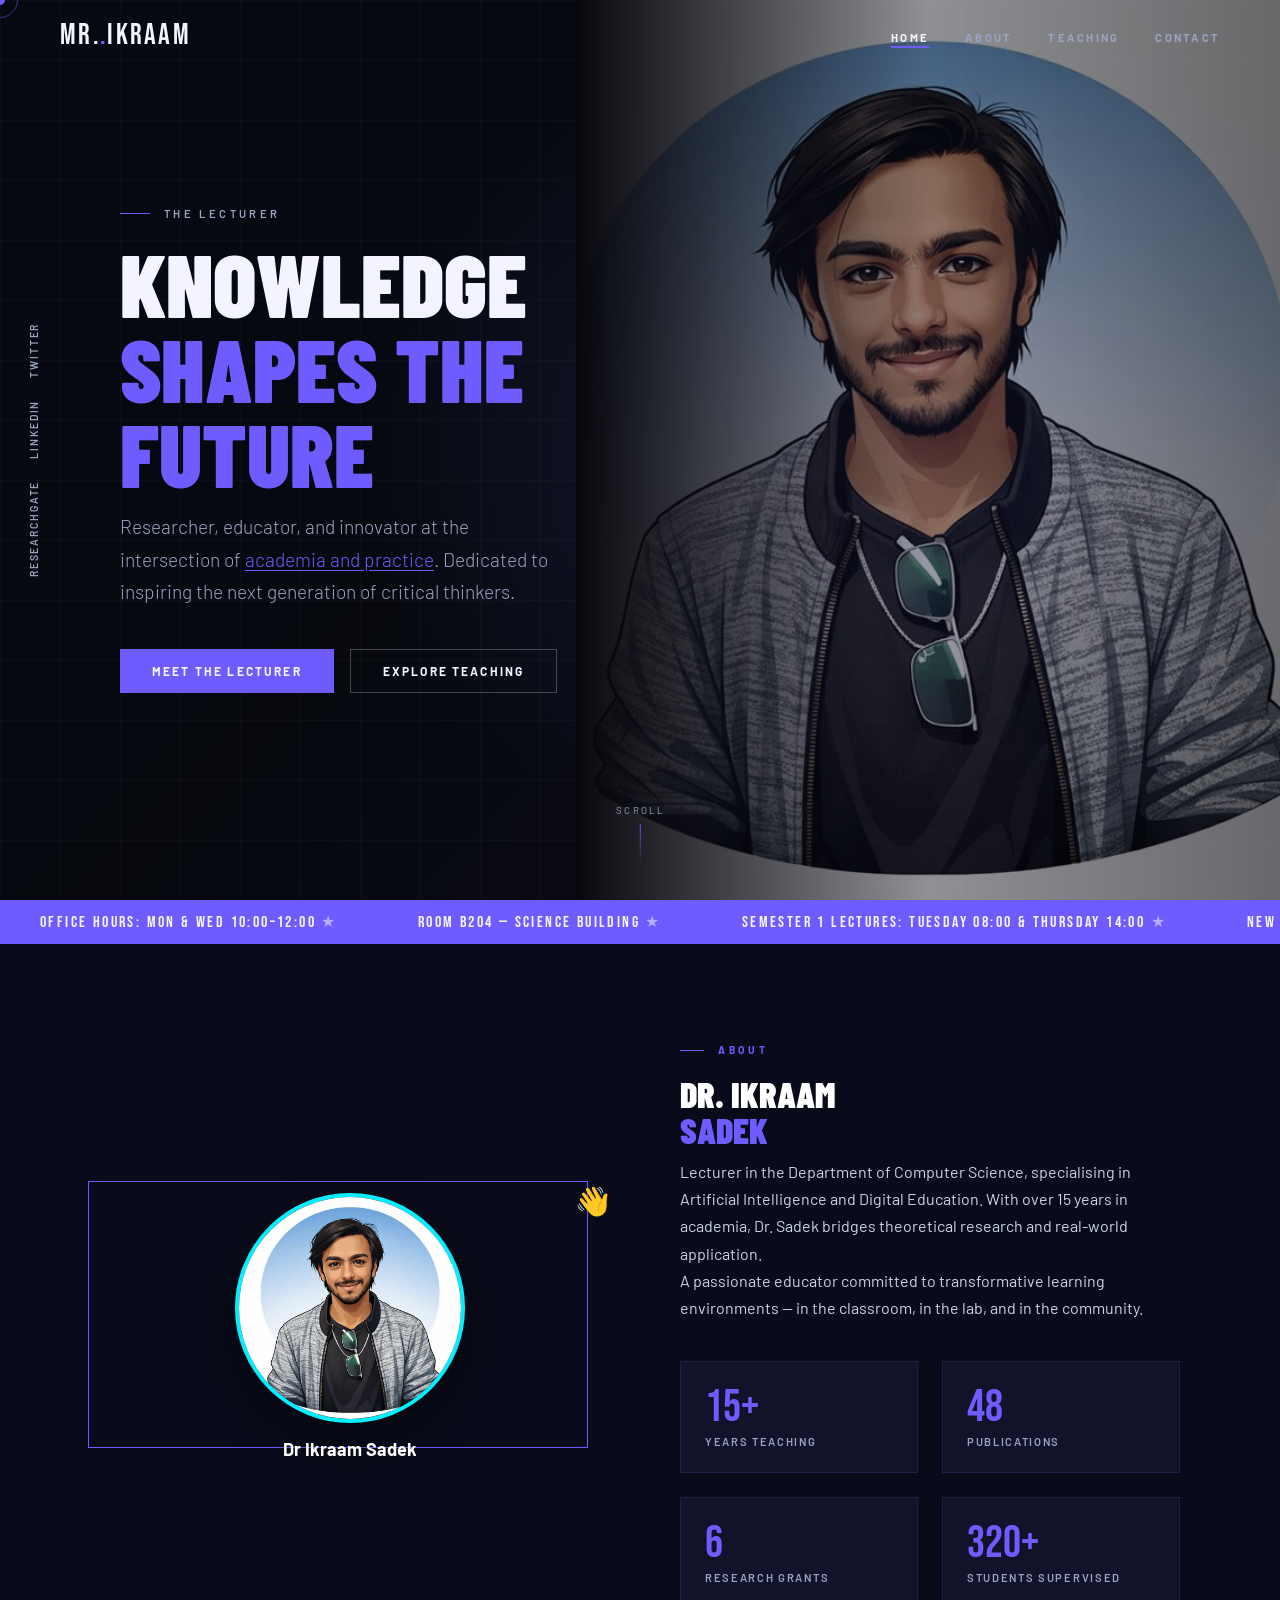
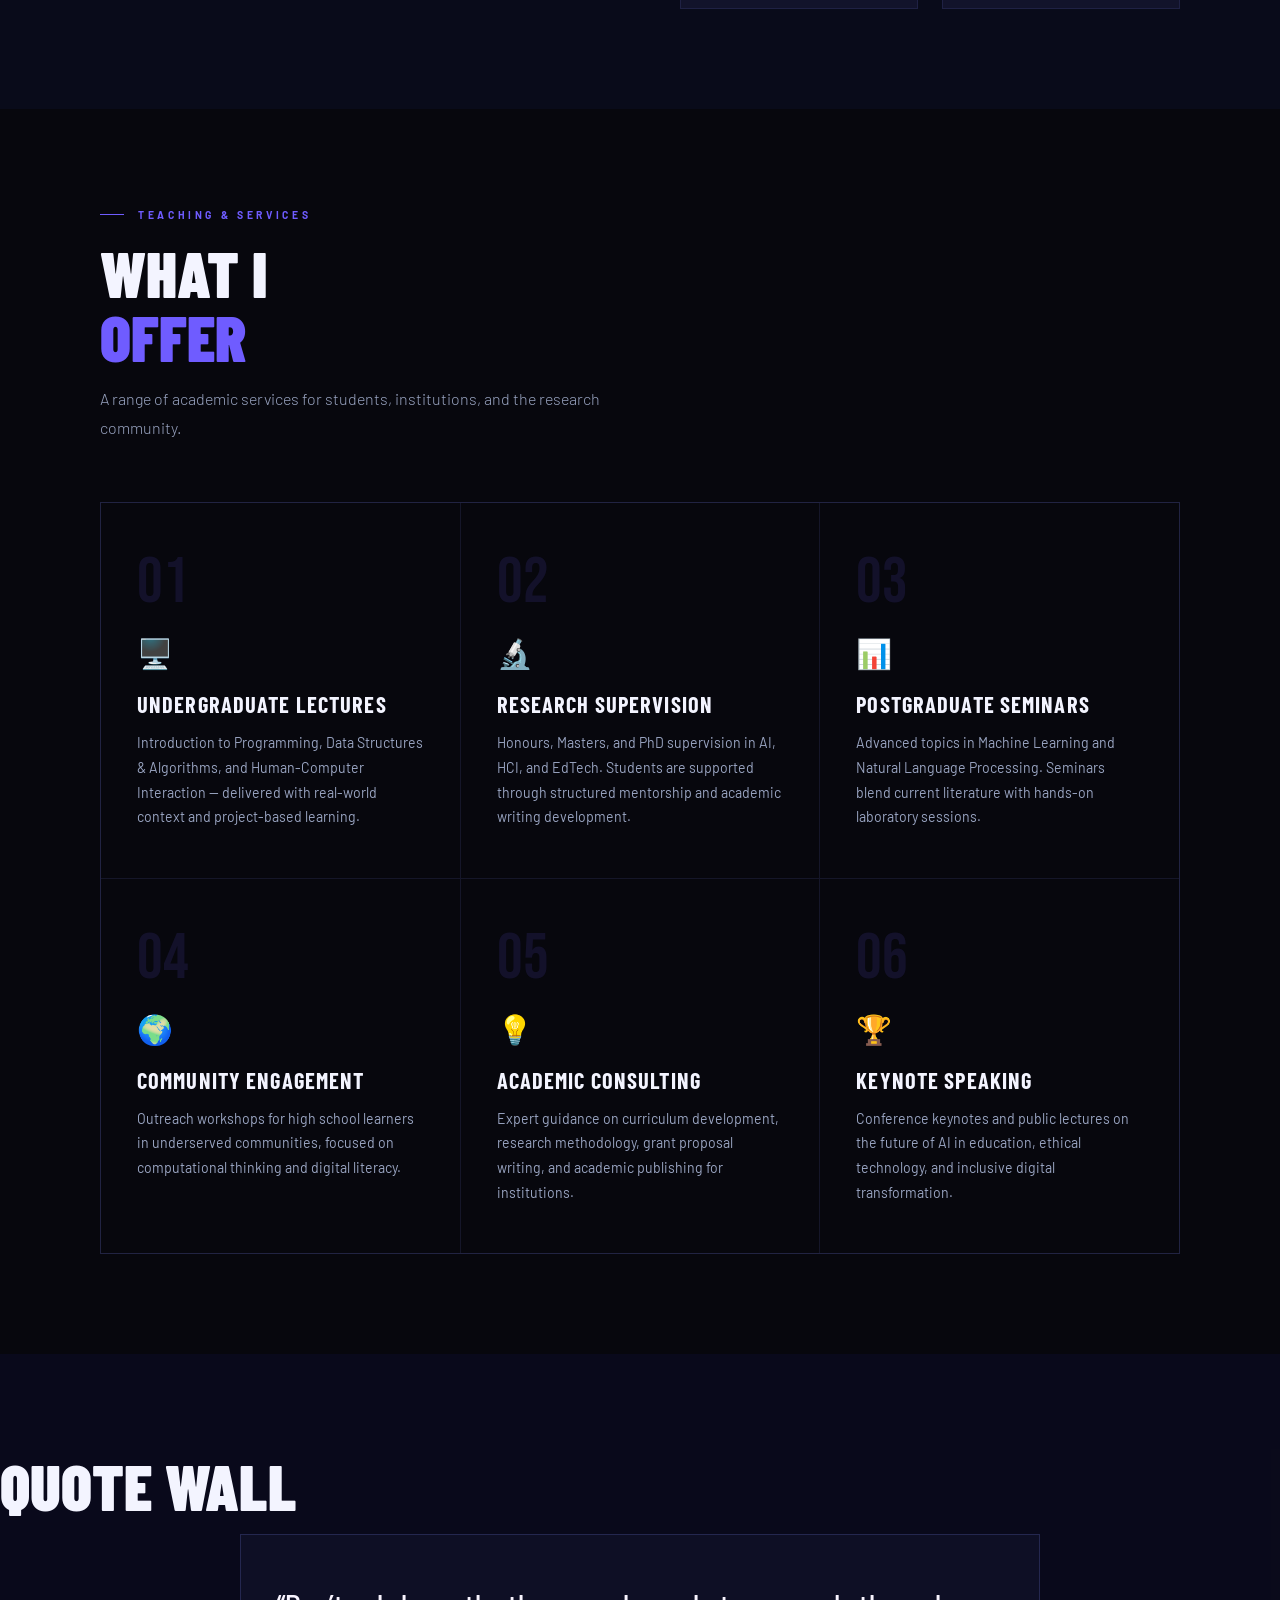
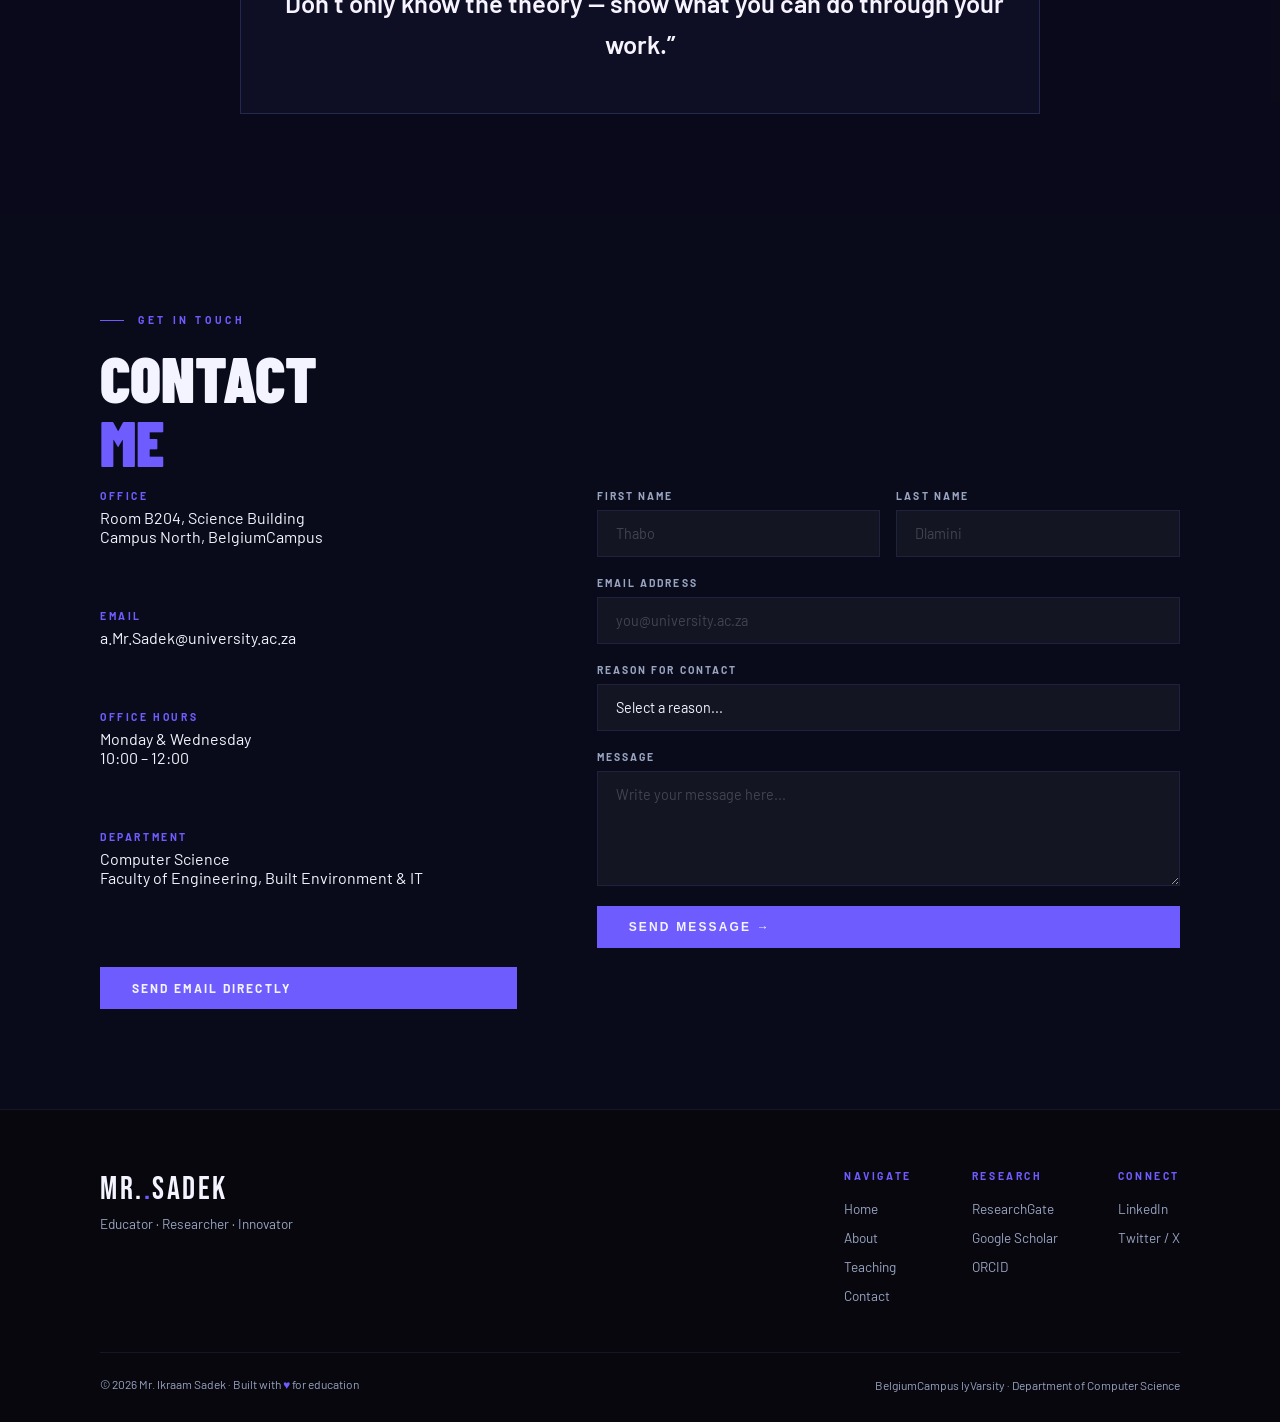
<file: index.html>
<!DOCTYPE html>
<html lang="en">
<head>
  <meta charset="UTF-8" />
  <meta name="viewport" content="width=device-width, initial-scale=1.0"/>
  <title>Mr. Ikraam Sadek| Lecturer</title>
  <link href="https://fonts.googleapis.com/css2?family=Bebas+Neue&family=Barlow:wght@300;400;600;700&family=Barlow+Condensed:wght@700;900&display=swap" rel="stylesheet"/>
  <style>
    /* ===== CSS VARIABLES ===== */
    :root {
      --black: #07070d;
      --dark: #090b1a;
      --card: #12132b;
      --accent: #6f5cff;
      --accent2: #4ea8ff;
      --white: #f3f4ff;
      --muted: #99a4c1;
      --border: rgba(126,135,242,0.12);
      --nav-height: 70px;
    }
 
    /* ===== RESET ===== */
    *, *::before, *::after { margin:0; padding:0; box-sizing:border-box; }
    html { scroll-behavior: smooth; }
    body {
      background: var(--black);
      color: var(--white);
      font-family: 'Barlow', sans-serif;
      overflow-x: hidden;
    }
    a { text-decoration: none; color: inherit; }
    img { max-width: 100%; display: block; }
    ul { list-style: none; }
 
    /* ===== SCROLLBAR ===== */
    ::-webkit-scrollbar { width: 4px; }
    ::-webkit-scrollbar-track { background: var(--black); }
    ::-webkit-scrollbar-thumb { background: var(--accent); border-radius: 2px; }
 
    /* ===== PRELOADER ===== */
    #preloader {
      position: fixed; inset: 0;
      background: var(--black);
      display: flex; align-items: center; justify-content: center;
      z-index: 9999;
      transition: opacity 0.6s ease, visibility 0.6s ease;
    }
    #preloader.hide { opacity: 0; visibility: hidden; }
    .loader-text {
      font-family: 'Bebas Neue', sans-serif;
      font-size: clamp(2rem, 6vw, 4rem);
      letter-spacing: 0.3em;
      color: var(--white);
      animation: pulse 1s ease-in-out infinite;
    }
    .loader-text span { color: var(--accent); }
    @keyframes pulse {
      0%,100% { opacity: 1; } 50% { opacity: 0.3; }
    }
 
    /* ===== CURSOR ===== */
    .cursor {
      width: 10px; height: 10px;
      background: var(--accent);
      border-radius: 50%;
      position: fixed;
      pointer-events: none;
      z-index: 8888;
      transition: transform 0.15s ease;
      transform: translate(-50%, -50%);
    }
    .cursor-ring {
      width: 36px; height: 36px;
      border: 1.5px solid var(--accent);
      border-radius: 50%;
      position: fixed;
      pointer-events: none;
      z-index: 8887;
      transition: transform 0.4s ease, width 0.3s, height 0.3s, opacity 0.3s;
      transform: translate(-50%, -50%);
      opacity: 0.5;
    }
    body:hover .cursor { opacity: 1; }
    @media (hover: none) { .cursor, .cursor-ring { display: none; } }
 
    /* ===== SIDEBAR SOCIAL (left) ===== */
    .sidebar-social {
      position: fixed;
      left: 28px;
      top: 50%;
      transform: translateY(-50%);
      display: flex;
      flex-direction: column;
      gap: 22px;
      z-index: 100;
    }
    .sidebar-social a {
      writing-mode: vertical-rl;
      text-orientation: mixed;
      transform: rotate(180deg);
      font-size: 0.65rem;
      font-weight: 600;
      letter-spacing: 0.18em;
      text-transform: uppercase;
      color: var(--muted);
      transition: color 0.3s;
      position: relative;
    }
    .sidebar-social a::before {
      content: '';
      position: absolute;
      bottom: -6px; left: 50%;
      transform: translateX(-50%);
      width: 1px; height: 0;
      background: var(--accent);
      transition: height 0.3s;
    }
    .sidebar-social a:hover { color: var(--accent); }
    .sidebar-social a:hover::before { height: 24px; }
    @media (max-width: 768px) { .sidebar-social { display: none; } }
 
    /* ===== NAVBAR ===== */
    nav {
      position: fixed;
      top: 0; left: 0; right: 0;
      height: var(--nav-height);
      display: flex;
      align-items: center;
      justify-content: space-between;
      padding: 0 60px;
      z-index: 500;
      transition: background 0.4s, box-shadow 0.4s;
    }
    nav.scrolled {
      background: rgba(10,10,10,0.96);
      box-shadow: 0 1px 0 var(--border);
      backdrop-filter: blur(12px);
    }
    .nav-logo {
      font-family: 'Bebas Neue', sans-serif;
      font-size: 1.8rem;
      letter-spacing: 0.08em;
    }
    .nav-logo span { color: var(--accent); }
    .nav-links {
      display: flex;
      gap: 36px;
    }
    .nav-links a {
      font-size: 0.7rem;
      font-weight: 700;
      letter-spacing: 0.2em;
      text-transform: uppercase;
      color: var(--muted);
      transition: color 0.3s;
      position: relative;
      padding-bottom: 4px;
    }
    .nav-links a::after {
      content: '';
      position: absolute;
      bottom: 0; left: 0;
      width: 0; height: 1.5px;
      background: var(--accent);
      transition: width 0.3s ease;
    }
    .nav-links a:hover { color: var(--white); }
    .nav-links a:hover::after { width: 100%; }
    /* Hamburger */
    .hamburger {
      display: none;
      flex-direction: column;
      gap: 5px;
      cursor: pointer;
      z-index: 600;
    }
    .hamburger span {
      display: block;
      width: 26px; height: 2px;
      background: var(--white);
      transition: all 0.3s;
      transform-origin: center;
    }
    .hamburger.open span:nth-child(1) { transform: translateY(7px) rotate(45deg); }
    .hamburger.open span:nth-child(2) { opacity: 0; }
    .hamburger.open span:nth-child(3) { transform: translateY(-7px) rotate(-45deg); }
    /* Mobile menu */
    .mobile-menu {
      display: none;
      position: fixed;
      inset: 0;
      background: rgba(10,10,10,0.98);
      flex-direction: column;
      align-items: center;
      justify-content: center;
      gap: 40px;
      z-index: 550;
    }
    .mobile-menu.open { display: flex; }
    .mobile-menu a {
      font-family: 'Bebas Neue', sans-serif;
      font-size: clamp(2.5rem, 8vw, 4.5rem);
      letter-spacing: 0.1em;
      color: var(--white);
      transition: color 0.3s;
    }
    .mobile-menu a:hover { color: var(--accent); }
    @media (max-width: 900px) {
      .nav-links { display: none; }
      .hamburger { display: flex; }
      nav { padding: 0 24px; }
    }
 
    /* ===== HERO ===== */
    #hero {
      position: relative;
      height: 100vh;
      min-height: 600px;
      display: flex;
      align-items: center;
      overflow: hidden;
    }
    .hero-bg {
      position: absolute;
      inset: 0;
      background: linear-gradient(135deg, #050912 0%, #07090f 45%, #0b0a17 100%);
    }
    .hero-bg::after {
      content: '';
      position: absolute;
      inset: 0;
      background: radial-gradient(ellipse 60% 70% at 70% 50%, rgba(110,110,255,0.18) 0%, transparent 70%);
    }
    /* Animated grid lines */
    .hero-grid {
      position: absolute;
      inset: 0;
      background-image:
        linear-gradient(rgba(255,255,255,0.025) 1px, transparent 1px),
        linear-gradient(90deg, rgba(255,255,255,0.025) 1px, transparent 1px);
      background-size: 60px 60px;
      animation: gridPan 20s linear infinite;
    }
    @keyframes gridPan {
      0% { background-position: 0 0; }
      100% { background-position: 60px 60px; }
    }
    /* Photo placeholder / actual image slot */
    .hero-photo {
      position: absolute;
      right: 0; top: 0; bottom: 0;
      width: 55%;
      overflow: hidden;
    }
    .hero-photo img {
      width: 100%; height: 100%;
      object-fit: cover;
      object-position: top center;
      opacity: 0.55;
      filter: grayscale(30%) contrast(1.1);
    }
    .hero-photo-overlay {
      position: absolute;
      inset: 0;
      background: linear-gradient(90deg, var(--black) 0%, transparent 50%, rgba(10,10,10,0.3) 100%);
    }
    .hero-content {
      position: relative;
      z-index: 2;
      padding-left: 120px;
      max-width: 640px;
    }
    .hero-eyebrow {
      display: flex;
      align-items: center;
      gap: 14px;
      font-size: 0.7rem;
      font-weight: 600;
      letter-spacing: 0.3em;
      text-transform: uppercase;
      color: var(--muted);
      margin-bottom: 20px;
      animation: fadeInUp 0.8s ease 0.3s both;
    }
    .hero-eyebrow::before {
      content: '';
      width: 30px; height: 1px;
      background: var(--accent);
    }
    .hero-title {
      font-family: 'Barlow Condensed', sans-serif;
      font-size: clamp(3.5rem, 7vw, 6.5rem);
      font-weight: 900;
      line-height: 0.95;
      text-transform: uppercase;
      margin-bottom: 16px;
      animation: fadeInUp 0.8s ease 0.5s both;
    }
    .hero-title .accent { color: var(--accent); display: block; }
    .hero-subtitle {
      font-size: clamp(1rem, 2vw, 1.2rem);
      font-weight: 300;
      color: var(--muted);
      line-height: 1.7;
      margin-bottom: 40px;
      max-width: 440px;
      animation: fadeInUp 0.8s ease 0.7s both;
    }
    .hero-subtitle a { color: var(--accent); text-decoration: underline; text-underline-offset: 3px; }
    .hero-cta {
      display: flex;
      gap: 16px;
      flex-wrap: wrap;
      animation: fadeInUp 0.8s ease 0.9s both;
    }
    .btn {
      display: inline-flex;
      align-items: center;
      gap: 10px;
      padding: 14px 32px;
      font-size: 0.75rem;
      font-weight: 700;
      letter-spacing: 0.18em;
      text-transform: uppercase;
      border: none;
      cursor: pointer;
      transition: all 0.3s ease;
      position: relative;
      overflow: hidden;
    }
    .btn::before {
      content: '';
      position: absolute;
      inset: 0;
      background: rgba(255,255,255,0.1);
      transform: translateX(-101%);
      transition: transform 0.3s ease;
    }
    .btn:hover::before { transform: translateX(0); }
    .btn-primary {
      background: var(--accent);
      color: var(--white);
    }
    .btn-primary:hover { background: var(--accent2); }
    .btn-ghost {
      background: transparent;
      color: var(--white);
      border: 1.5px solid rgba(255,255,255,0.25);
    }
    .btn-ghost:hover { border-color: var(--accent); color: var(--accent); }
    /* Scroll indicator */
    .scroll-indicator {
      position: absolute;
      bottom: 36px;
      left: 50%;
      transform: translateX(-50%);
      display: flex;
      flex-direction: column;
      align-items: center;
      gap: 8px;
      animation: fadeIn 1s ease 1.5s both;
    }
    .scroll-indicator span {
      font-size: 0.6rem;
      letter-spacing: 0.25em;
      text-transform: uppercase;
      color: var(--muted);
    }
    .scroll-arrow {
      width: 1px;
      height: 40px;
      background: linear-gradient(to bottom, var(--accent), transparent);
      animation: scrollBounce 1.5s ease infinite;
    }
    @keyframes scrollBounce {
      0%,100% { transform: scaleY(1); opacity: 1; }
      50% { transform: scaleY(0.6); opacity: 0.4; }
    }
    @media (max-width: 768px) {
      .hero-content { padding-left: 24px; padding-right: 24px; max-width: 100%; }
      .hero-photo { width: 100%; opacity: 0.25; }
    }
 
    /* ===== SECTION COMMON ===== */
    section { padding: 100px 0; }
    .section-inner { max-width: 1200px; margin: 0 auto; padding: 0 60px; }
    @media (max-width: 768px) { .section-inner { padding: 0 24px; } section { padding: 70px 0; } }
    .section-label {
      display: flex;
      align-items: center;
      gap: 14px;
      font-size: 0.65rem;
      font-weight: 700;
      letter-spacing: 0.35em;
      text-transform: uppercase;
      color: var(--accent);
      margin-bottom: 20px;
    }
    .section-label::before { content: ''; width: 24px; height: 1px; background: var(--accent); }
    .section-title {
      font-family: 'Barlow Condensed', sans-serif;
      font-size: clamp(2.5rem, 5vw, 4rem);
      font-weight: 900;
      text-transform: uppercase;
      line-height: 1;
      margin-bottom: 16px;
    }
    .section-title span { color: var(--accent); }
    .section-desc {
      color: var(--muted);
      font-size: 1rem;
      font-weight: 300;
      line-height: 1.8;
      max-width: 520px;
      margin-bottom: 60px;
    }
 
    /* ===== ABOUT ===== */
    #about { background: var(--dark); }
    .about-grid {
      display: grid;
      grid-template-columns: 1fr 1fr;
      gap: 80px;
      align-items: center;
    }
    .about-photo-wrap {
      position: relative;
    }
    .about-photo-wrap::before {
      content: '';
      position: absolute;
      top: -12px; left: -12px;
      right: 12px; bottom: 12px;
      border: 1.5px solid var(--accent);
      z-index: 0;
      transition: all 0.4s ease;
    }
    .about-photo-wrap:hover::before { top: -20px; left: -20px; }
    .about-photo-wrap img {
      position: relative;
      z-index: 1;
      width: 100%;
      aspect-ratio: 4/5;
      object-fit: cover;
      filter: grayscale(20%);
    }
    /* If no image — placeholder */
    .about-photo-placeholder {
      position: relative;
      z-index: 1;
      width: 100%;
      aspect-ratio: 4/5;
      background: linear-gradient(135deg, #1a0010, #2a0020);
      display: flex;
      align-items: center;
      justify-content: center;
    }
     /* Avatar container */
.avatar-container {
    text-align:center;
    position: relative;
}

.avatar {
    width: 230px;
    height: 230px;
    border-radius: 50%;
    overflow: hidden;
    animation: float 4s ease-in-out infinite;
    transition: 0.3s;
    box-shadow: 0 20px 40px rgba(0,0,0,0.4);
    cursor: pointer;
    border: 4px solid #00f0ff;
    display: block; 
    margin: 0 auto;
}

.avatar img {
    width:100%;
    height:100%;
    object-fit:cover;
}

/* floating animation */
@keyframes float {
    0% { transform: translateY(0px);}
    50% { transform: translateY(-12px);}
    100% { transform: translateY(0px);}
}

/* speech bubble */
.speech {
    position:absolute;
    top:-60px;
    left:50%;
    transform:translateX(-50%);
    color:var(--black);
    background:white;
    padding:10px 15px;
    border-radius:15px;
    font-size:14px;
    display:none;
    box-shadow:0 5px 15px rgba(0,0,0,0.3);
}

/* show speech on hover */
.avatar-container:hover .speech{
    display:block;
}
.avatar:hover{
    transform: scale(1.05);
    box-shadow:0 0 25px #00f0ff;
}

/* waving hand */
.wave {
    position:absolute;
    right:-10px;
    top:-10px;
    font-size:28px;
    animation: wave 2s infinite;
}

@keyframes wave {
    0% { transform: rotate(0deg);}
    25% { transform: rotate(20deg);}
    50% { transform: rotate(-10deg);}
    75% { transform: rotate(20deg);}
    100% { transform: rotate(0deg);}
}
/* text side */
.about-text{
    max-width:500px;
    color:white;
}

.about-text h2{
    font-size:36px;
    margin-bottom:10px;
}

.about-text p{
    line-height:1.7;
    color:#cbd5e1;
}
.name {
    color:white;
    margin-top:15px;
    font-size:18px;
    font-weight:bold;
}
    .about-photo-placeholder span {
      font-family: 'Bebas Neue', sans-serif;
      font-size: 8rem;
      color: rgba(111,92,255,0.3);
      letter-spacing: 0.05em;
    }
    .about-stats {
      display: grid;
      grid-template-columns: 1fr 1fr;
      gap: 24px;
      margin-top: 40px;
    }
    .stat-card {
      background: var(--card);
      border: 1px solid var(--border);
      padding: 24px;
      position: relative;
      overflow: hidden;
      transition: border-color 0.3s, transform 0.3s;
    }
    .stat-card::before {
      content: '';
      position: absolute;
      bottom: 0; left: 0;
      width: 0; height: 2px;
      background: var(--accent);
      transition: width 0.4s ease;
    }
    .stat-card:hover { border-color: rgba(111,92,255,0.4); transform: translateY(-4px); }
    .stat-card:hover::before { width: 100%; }
    .stat-num {
      font-family: 'Bebas Neue', sans-serif;
      font-size: 2.8rem;
      line-height: 1;
      color: var(--accent);
    }
    .stat-label {
      font-size: 0.7rem;
      font-weight: 600;
      letter-spacing: 0.15em;
      text-transform: uppercase;
      color: var(--muted);
      margin-top: 4px;
    }
    @media (max-width: 900px) {
      .about-grid { grid-template-columns: 1fr; gap: 40px; }
      .about-photo-wrap { max-width: 360px; margin: 0 auto; }
    }
 
    /* ===== SERVICES ===== */
    #services
    .services-grid {
      display: grid;
      grid-template-columns: repeat(3, 1fr);
      gap: 1px;
      border: 1px solid var(--border);
      background: var(--border);
      overflow: hidden;
    }
    .service-card {
      background: var(--black);
      padding: 48px 36px;
      position: relative;
      overflow: hidden;
      transition: background 0.4s;
      cursor: default;
    }
    .service-card::after {
      content: '';
      position: absolute;
      inset: 0;
      background: linear-gradient(135deg, rgba(78,168,255,0.10) 0%, transparent 60%);
      opacity: 0;
      transition: opacity 0.4s;
    }
    .service-card:hover { background: var(--card); }
    .service-card:hover::after { opacity: 1; }
    .service-num {
      font-family: 'Bebas Neue', sans-serif;
      font-size: 4rem;
      line-height: 1;
      color: rgba(111,92,255,0.12);
      margin-bottom: 20px;
      transition: color 0.4s;
    }
    .service-card:hover .service-num { color: rgba(111,92,255,0.35); }
    .service-icon {
      font-size: 1.8rem;
      margin-bottom: 20px;
      display: block;
    }
    .service-name {
      font-family: 'Barlow Condensed', sans-serif;
      font-size: 1.4rem;
      font-weight: 700;
      text-transform: uppercase;
      letter-spacing: 0.05em;
      margin-bottom: 14px;
    }
    .service-desc {
      font-size: 0.88rem;
      color: var(--muted);
      line-height: 1.75;
    }
    @media (max-width: 900px) { .services-grid { grid-template-columns: 1fr; } }
    @media (min-width: 901px) and (max-width: 1100px) { .services-grid { grid-template-columns: 1fr 1fr; } }
 
    /* ===== PUBLICATIONS / WORKS ===== */
    #works { background: var(--dark); }
    .works-list { display: flex; flex-direction: column; gap: 0; }
    .work-item {
      display: grid;
      grid-template-columns: 80px 1fr auto;
      align-items: center;
      gap: 32px;
      padding: 28px 0;
      border-bottom: 1px solid var(--border);
      transition: background 0.3s;
      position: relative;
      cursor: default;
    }
    .work-item::before {
      content: '';
      position: absolute;
      left: -60px; right: -60px;
      top: 0; bottom: 0;
      background: rgba(111,92,255,0.04);
      opacity: 0;
      transition: opacity 0.3s;
    }
    .work-item:hover::before { opacity: 1; }
    .work-year {
      font-family: 'Bebas Neue', sans-serif;
      font-size: 1rem;
      color: var(--accent);
      letter-spacing: 0.1em;
    }
    .work-info {
      display: flex;
      flex-direction: column;
      gap: 6px;
    }
    .work-title {
      font-weight: 600;
      font-size: 1rem;
      margin-bottom: 4px;
      transition: color 0.3s;
    }
    .work-item:hover .work-title { color: var(--accent); }
    .work-meta {
      font-size: 0.78rem;
      color: var(--muted);
      letter-spacing: 0.04em;
    }
    .work-tag {
      font-size: 0.65rem;
      font-weight: 700;
      letter-spacing: 0.15em;
      text-transform: uppercase;
      padding: 4px 12px;
      border: 1px solid var(--border);
      color: var(--muted);
      white-space: nowrap;
      transition: all 0.3s;
    }
    .work-item:hover .work-tag { border-color: var(--accent); color: var(--accent); }
    @media (max-width: 600px) {
      .work-item { grid-template-columns: 60px 1fr; }
      .work-tag { display: none; }
    }
 

 
    .alt-section {
      background: rgba(10, 10, 28, 0.95);
    }
    .quote-box {
      max-width: 800px;
      margin: 0 auto;
      text-align: center;
      padding: 48px 24px;
      border: 1px solid rgba(126,135,242,0.2);
      background: rgba(15, 16, 39, 0.88);
    }
    .quote {
      font-size: clamp(1.2rem, 2vw, 1.7rem);
      font-weight: 600;
      color: #f8f4ff;
      line-height: 1.6;
    }

    /* ===== CONTACT ===== */
    #contact { background: var(--dark); }
    .contact-grid {
      display: grid;
      grid-template-columns: 1fr 1.4fr;
      gap: 80px;
      align-items: start;
    }
    .contact-info {
      display: flex;
      flex-direction: column;
      gap: 32px;
    }
    .contact-detail {
      display: flex;
      flex-direction: column;
      gap: 6px;
      margin-bottom: 32px;
    }
    .contact-detail-label {
      font-size: 0.65rem;
      font-weight: 700;
      letter-spacing: 0.25em;
      text-transform: uppercase;
      color: var(--accent);
    }
    .contact-detail-value {
      font-size: 1rem;
      color: var(--white);
    }
    .contact-form { display: flex; flex-direction: column; gap: 20px; }
    .form-row { display: grid; grid-template-columns: 1fr 1fr; gap: 16px; }
    .form-group { display: flex; flex-direction: column; gap: 8px; }
    .form-group label {
      font-size: 0.65rem;
      font-weight: 700;
      letter-spacing: 0.2em;
      text-transform: uppercase;
      color: var(--muted);
    }
    .form-group input,
    .form-group select,
    .form-group textarea {
      background: rgba(255,255,255,0.04);
      border: 1px solid var(--border);
      color: var(--white);
      padding: 14px 18px;
      font-family: 'Barlow', sans-serif;
      font-size: 0.9rem;
      outline: none;
      transition: border-color 0.3s, background 0.3s;
      resize: vertical;
      appearance: none;
      -webkit-appearance: none;
    }
    .form-group input:focus,
    .form-group select:focus,
    .form-group textarea:focus {
      border-color: var(--accent);
      background: rgba(78,168,255,0.05);
    }
    .form-group input::placeholder,
    .form-group textarea::placeholder { color: rgba(255,255,255,0.2); }
    .form-group select option { background: var(--dark); }
    @media (max-width: 900px) {
      .contact-grid { grid-template-columns: 1fr; gap: 40px; }
      .form-row { grid-template-columns: 1fr; }
    }
 
    /* ===== OFFICE HOURS TICKER ===== */
    .ticker-wrap {
      background: var(--accent);
      overflow: hidden;
      padding: 12px 0;
    }
    .ticker {
      display: flex;
      gap: 0;
      animation: ticker 22s linear infinite;
      white-space: nowrap;
    }
    .ticker-item {
      font-family: 'Bebas Neue', sans-serif;
      font-size: 1rem;
      letter-spacing: 0.15em;
      padding: 0 40px;
      color: var(--white);
    }
    .ticker-item::after { content: ' ★ '; color: rgba(255,255,255,0.5); }
    @keyframes ticker {
      0% { transform: translateX(0); }
      100% { transform: translateX(-50%); }
    }
 
    /* ===== FOOTER ===== */
    footer {
      background: var(--black);
      border-top: 1px solid var(--border);
      padding: 60px 0 30px;
    }
    .footer-inner {
      max-width: 1200px;
      margin: 0 auto;
      padding: 0 60px;
    }
    .footer-top {
      display: flex;
      justify-content: space-between;
      align-items: flex-start;
      margin-bottom: 48px;
      flex-wrap: wrap;
      gap: 32px;
    }
    .footer-logo {
      font-family: 'Bebas Neue', sans-serif;
      font-size: 2rem;
      letter-spacing: 0.08em;
    }
    .footer-logo span { color: var(--accent); }
    .footer-tagline { color: var(--muted); font-size: 0.85rem; margin-top: 6px; }
    .footer-links {
      display: flex;
      gap: 60px;
      flex-wrap: wrap;
    }
    .footer-link-group h4 {
      font-size: 0.65rem;
      font-weight: 700;
      letter-spacing: 0.25em;
      text-transform: uppercase;
      color: var(--accent);
      margin-bottom: 16px;
    }
    .footer-link-group ul { display: flex; flex-direction: column; gap: 10px; }
    .footer-link-group ul a {
      font-size: 0.85rem;
      color: var(--muted);
      transition: color 0.3s;
    }
    .footer-link-group ul a:hover { color: var(--white); }
    .footer-bottom {
      border-top: 1px solid var(--border);
      padding-top: 24px;
      display: flex;
      justify-content: space-between;
      align-items: center;
      flex-wrap: wrap;
      gap: 12px;
    }
    .footer-copy { font-size: 0.75rem; color: var(--muted); }
    .footer-copy span { color: var(--accent); }
    @media (max-width: 768px) {
      .footer-inner { padding: 0 24px; }
      .footer-links { gap: 32px; }
    }
 
    /* ===== REVEAL ANIMATIONS ===== */
    .reveal {
      opacity: 0;
      transform: translateY(32px);
      transition: opacity 0.7s ease, transform 0.7s ease;
    }
    .reveal.visible { opacity: 1; transform: translateY(0); }
    .reveal-delay-1 { transition-delay: 0.1s; }
    .reveal-delay-2 { transition-delay: 0.2s; }
    .reveal-delay-3 { transition-delay: 0.3s; }
    .reveal-delay-4 { transition-delay: 0.4s; }
 
    /* ===== UTILITY ===== */
    @keyframes fadeIn { from { opacity: 0; } to { opacity: 1; } }
    @keyframes fadeInUp {
      from { opacity: 0; transform: translateY(24px); }
      to { opacity: 1; transform: translateY(0); }
    }
 
    /* === ACTIVE NAV === */
    .nav-links a.active { color: var(--white); }
    .nav-links a.active::after { width: 100%; }
 
    /* ===== TOAST ===== */
    .toast {
      position: fixed;
      bottom: 32px; right: 32px;
      background: var(--accent);
      color: var(--white);
      padding: 14px 28px;
      font-size: 0.8rem;
      font-weight: 700;
      letter-spacing: 0.1em;
      z-index: 9000;
      opacity: 0;
      transform: translateY(16px);
      transition: all 0.4s ease;
    }
    .toast.show { opacity: 1; transform: translateY(0); }
  </style>
</head>
<body>
 
<!-- PRELOADER -->
<div id="preloader">
  <div class="loader-text">Mr.<span>.</span>Ikraam</div>
</div>
 
<!-- CURSOR -->
<div class="cursor" id="cursor"></div>
<div class="cursor-ring" id="cursorRing"></div>
 
<!-- TOAST -->
<div class="toast" id="toast">Message sent! I'll be in touch.</div>
 
<!-- SIDEBAR SOCIAL -->
<div class="sidebar-social">
  <a href="https://twitter.com" target="_blank">Twitter</a>
  <a href="https://www.linkedin.com" target="_blank">LinkedIn</a>
  <a href="https://www.researchgate.net" target="_blank">ResearchGate</a>
</div>
 
<!-- MOBILE MENU -->
<div class="mobile-menu" id="mobileMenu">
  <a href="#hero" onclick="closeMobileMenu()">Home</a>
  <a href="#about" onclick="closeMobileMenu()">About</a>
  <a href="#services" onclick="closeMobileMenu()">Teaching</a>
  <a href="#contact" onclick="closeMobileMenu()">Contact</a>
</div>
 
<!-- NAVBAR -->
<nav id="navbar">
  <a href="#hero" class="nav-logo">Mr.<span>.</span>Ikraam</a>
  <ul class="nav-links">
    <li><a href="#hero" class="active">Home</a></li>
    <li><a href="#about">About</a></li>
    <li><a href="#services">Teaching</a></li>
    <li><a href="#contact">Contact</a></li>
  </ul>
  <div class="hamburger" id="hamburger" onclick="toggleMenu()">
    <span></span><span></span><span></span>
  </div>
</nav>
 
<!-- ========== HERO ========== -->
<section id="hero">
  <div class="hero-bg"></div>
  <div class="hero-grid"></div>
  <div class="hero-photo">
    <img src="image/avatar.jpg" alt="Mr. Ikraam Sadek"/>
    <div class="hero-photo-overlay"></div>
  </div>
  <div class="hero-content">
    <div class="hero-eyebrow">The Lecturer</div>
    <h1 class="hero-title">
      Knowledge<br>
      <span class="accent">Shapes The Future</span>
    </h1>
    <p class="hero-subtitle">
      Researcher, educator, and innovator at the intersection of <a href="#about">academia and practice</a>. Dedicated to inspiring the next generation of critical thinkers.
    </p>
    <div class="hero-cta">
      <a href="#about" class="btn btn-primary">Meet the Lecturer</a>
      <a href="#services" class="btn btn-ghost">Explore Teaching</a>
    </div>
  </div>
  <div class="scroll-indicator">
    <span>Scroll</span>
    <div class="scroll-arrow"></div>
  </div>
</section>
 
<!-- TICKER -->
<div class="ticker-wrap">
  <div class="ticker">
    <span class="ticker-item">Office Hours: Mon &amp; Wed 10:00–12:00</span>
    <span class="ticker-item">Room B204 — Science Building</span>
    <span class="ticker-item">Semester 1 Lectures: Tuesday 08:00 &amp; Thursday 14:00</span>
    <span class="ticker-item">New research paper published — details coming soon</span>
    <span class="ticker-item">Office Hours: Mon &amp; Wed 10:00–12:00</span>
    <span class="ticker-item">Room B204 — Science Building</span>
    <span class="ticker-item">Semester 1 Lectures: Tuesday 08:00 &amp; Thursday 14:00</span>
    <span class="ticker-item">New research paper published — details coming soon</span>
  </div>
</div>
 
<!-- ========== ABOUT ========== -->
<section id="about">
  <div class="section-inner">
    <div class="about-grid">

      <!-- LEFT SIDE (Avatar) -->
      <div class="about-photo-wrap reveal">

        <div class="avatar-container">

          <div class="speech">Hello students 👋</div>

          <div class="avatar">
            <img src="image/avatar.jpg" alt="Dr Ikraam Sadek">
          </div>

          <div class="wave">👋</div>

          <div class="name">Dr Ikraam Sadek</div>

        </div>

      </div>

      <!-- RIGHT SIDE (Text) -->
      <div class="about-text">
        <div class="section-label reveal">About</div>
        <h2 class="section-title reveal reveal-delay-1">
          Dr. Ikraam<br><span>Sadek</span>
        </h2>

        <p class="reveal reveal-delay-2">
          Lecturer in the Department of Computer Science, specialising in Artificial Intelligence and Digital Education. With over 15 years in academia, Dr. Sadek bridges theoretical research and real-world application.
        </p>

        <p class="reveal reveal-delay-3">
          A passionate educator committed to transformative learning environments — in the classroom, in the lab, and in the community.
        </p>

        <div class="about-stats reveal reveal-delay-4">
          <div class="stat-card">
            <div class="stat-num">15+</div>
            <div class="stat-label">Years Teaching</div>
          </div>

          <div class="stat-card">
            <div class="stat-num">48</div>
            <div class="stat-label">Publications</div>
          </div>

          <div class="stat-card">
            <div class="stat-num">6</div>
            <div class="stat-label">Research Grants</div>
          </div>

          <div class="stat-card">
            <div class="stat-num">320+</div>
            <div class="stat-label">Students Supervised</div>
          </div>
        </div>

      </div>

    </div>
  </div>
</section>
 
 
<!-- ========== SERVICES (TEACHING) ========== -->
<section id="services">
  <div class="section-inner">
    <div class="section-label reveal">Teaching &amp; Services</div>
    <h2 class="section-title reveal reveal-delay-1">What I<br><span>Offer</span></h2>
    <p class="section-desc reveal reveal-delay-2">A range of academic services for students, institutions, and the research community.</p>
  </div>
  <div class="section-inner" style="padding-top:0;">
    <div class="services-grid">
      <div class="service-card reveal">
        <div class="service-num">01</div>
        <span class="service-icon">🖥️</span>
        <div class="service-name">Undergraduate Lectures</div>
        <p class="service-desc">Introduction to Programming, Data Structures &amp; Algorithms, and Human-Computer Interaction — delivered with real-world context and project-based learning.</p>
      </div>
      <div class="service-card reveal reveal-delay-1">
        <div class="service-num">02</div>
        <span class="service-icon">🔬</span>
        <div class="service-name">Research Supervision</div>
        <p class="service-desc">Honours, Masters, and PhD supervision in AI, HCI, and EdTech. Students are supported through structured mentorship and academic writing development.</p>
      </div>
      <div class="service-card reveal reveal-delay-2">
        <div class="service-num">03</div>
        <span class="service-icon">📊</span>
        <div class="service-name">Postgraduate Seminars</div>
        <p class="service-desc">Advanced topics in Machine Learning and Natural Language Processing. Seminars blend current literature with hands-on laboratory sessions.</p>
      </div>
      <div class="service-card reveal reveal-delay-3">
        <div class="service-num">04</div>
        <span class="service-icon">🌍</span>
        <div class="service-name">Community Engagement</div>
        <p class="service-desc">Outreach workshops for high school learners in underserved communities, focused on computational thinking and digital literacy.</p>
      </div>
      <div class="service-card reveal reveal-delay-4">
        <div class="service-num">05</div>
        <span class="service-icon">💡</span>
        <div class="service-name">Academic Consulting</div>
        <p class="service-desc">Expert guidance on curriculum development, research methodology, grant proposal writing, and academic publishing for institutions.</p>
      </div>
      <div class="service-card reveal reveal-delay-4">
        <div class="service-num">06</div>
        <span class="service-icon">🏆</span>
        <div class="service-name">Keynote Speaking</div>
        <p class="service-desc">Conference keynotes and public lectures on the future of AI in education, ethical technology, and inclusive digital transformation.</p>
      </div>
    </div>
  </div>
</section>
 
 
<!-- Quote Wall Section -->
<section class="section alt-section" id="quotes">
  <div class="container">
    <h2 class="section-title reveal">Quote Wall</h2>
    <div class="quote-box reveal">
      <p class="quote" id="rotating-quote">“Don’t only know the theory — show what you can do through your work.”</p>
    </div>
  </div>
</section>
 
<!-- ========== CONTACT ========== -->
<section id="contact">
  <div class="section-inner">
    <div class="section-label reveal">Get In Touch</div>
    <h2 class="section-title reveal reveal-delay-1">Contact<br><span>Me</span></h2>
    <div class="contact-grid">
      <div class="contact-info reveal reveal-delay-2">
        <div class="contact-detail">
          <span class="contact-detail-label">Office</span>
          <span class="contact-detail-value">Room B204, Science Building<br>Campus North, BelgiumCampus</span>
        </div>
        <div class="contact-detail">
          <span class="contact-detail-label">Email</span>
          <span class="contact-detail-value">a.Mr.Sadek@university.ac.za</span>
        </div>
        <div class="contact-detail">
          <span class="contact-detail-label">Office Hours</span>
          <span class="contact-detail-value">Monday &amp; Wednesday<br>10:00 – 12:00</span>
        </div>
        <div class="contact-detail">
          <span class="contact-detail-label">Department</span>
          <span class="contact-detail-value">Computer Science<br>Faculty of Engineering, Built Environment &amp; IT</span>
        </div>
        <a href="mailto:a.mokoena@university.ac.za" class="btn btn-primary" style="margin-top:16px;">
          Send Email Directly
        </a>
      </div>
      <div class="contact-form-wrap reveal reveal-delay-3">
        <form class="contact-form" id="contactForm">
          <div class="form-row">
            <div class="form-group">
              <label>First Name</label>
              <input type="text" placeholder="Thabo" required/>
            </div>
            <div class="form-group">
              <label>Last Name</label>
              <input type="text" placeholder="Dlamini" required/>
            </div>
          </div>
          <div class="form-group">
            <label>Email Address</label>
            <input type="email" placeholder="you@university.ac.za" required/>
          </div>
          <div class="form-group">
            <label>Reason for Contact</label>
            <select>
              <option value="">Select a reason...</option>
              <option>Academic enquiry</option>
              <option>Research collaboration</option>
              <option>Supervision request</option>
              <option>Speaking invitation</option>
              <option>Other</option>
            </select>
          </div>
          <div class="form-group">
            <label>Message</label>
            <textarea rows="5" placeholder="Write your message here..."></textarea>
          </div>
          <button type="submit" class="btn btn-primary">Send Message →</button>
        </form>
      </div>
    </div>
  </div>
</section>
 
<!-- ========== FOOTER ========== -->
<footer>
  <div class="footer-inner">
    <div class="footer-top">
      <div>
        <div class="footer-logo">Mr.<span>.</span>Sadek</div>
        <div class="footer-tagline">Educator · Researcher · Innovator</div>
      </div>
      <div class="footer-links">
        <div class="footer-link-group">
          <h4>Navigate</h4>
          <ul>
            <li><a href="#hero">Home</a></li>
            <li><a href="#about">About</a></li>
            <li><a href="#services">Teaching</a></li>
            <li><a href="#contact">Contact</a></li>
          </ul>
        </div>
        <div class="footer-link-group">
          <h4>Research</h4>
          <ul>
            <li><a href="https://www.researchgate.net" target="_blank">ResearchGate</a></li>
            <li><a href="https://scholar.google.com" target="_blank">Google Scholar</a></li>
            <li><a href="https://orcid.org" target="_blank">ORCID</a></li>
          </ul>
        </div>
        <div class="footer-link-group">
          <h4>Connect</h4>
          <ul>
            <li><a href="https://www.linkedin.com" target="_blank">LinkedIn</a></li>
            <li><a href="https://twitter.com" target="_blank">Twitter / X</a></li>
          </ul>
        </div>
      </div>
    </div>
    <div class="footer-bottom">
      <div class="footer-copy">© 2026 Mr. Ikraam Sadek · Built with <span>♥</span> for education</div>
      <div class="footer-copy">BelgiumCampus IyVarsity · Department of Computer Science</div>
    </div>
  </div>
</footer>
 

<script>
  // ===== PRELOADER =====
  window.addEventListener('load', () => {
    setTimeout(() => {
      document.getElementById('preloader').classList.add('hide');
    }, 1200);
  });
 
  // ===== CUSTOM CURSOR =====
  const cursor = document.getElementById('cursor');
  const ring = document.getElementById('cursorRing');
  let mx = 0, my = 0, rx = 0, ry = 0;
  document.addEventListener('mousemove', e => {
    mx = e.clientX; my = e.clientY;
    cursor.style.left = mx + 'px';
    cursor.style.top = my + 'px';
  });
  function animateRing() {
    rx += (mx - rx) * 0.12;
    ry += (my - ry) * 0.12;
    ring.style.left = rx + 'px';
    ring.style.top = ry + 'px';
    requestAnimationFrame(animateRing);
  }
  animateRing();
  document.querySelectorAll('a, button, .service-card, .stat-card').forEach(el => {
    el.addEventListener('mouseenter', () => {
      ring.style.width = '60px'; ring.style.height = '60px'; ring.style.opacity = '0.8';
    });
    el.addEventListener('mouseleave', () => {
      ring.style.width = '36px'; ring.style.height = '36px'; ring.style.opacity = '0.5';
    });
  });
 
  // ===== NAVBAR SCROLL =====
  const navbar = document.getElementById('navbar');
  window.addEventListener('scroll', () => {
    navbar.classList.toggle('scrolled', window.scrollY > 40);
    updateActiveNav();
  });
 
  // ===== ACTIVE NAV =====
  function updateActiveNav() {
    const sections = document.querySelectorAll('section[id]');
    let current = '';
    sections.forEach(s => {
      if (window.scrollY >= s.offsetTop - 100) current = s.id;
    });
    document.querySelectorAll('.nav-links a').forEach(a => {
      a.classList.toggle('active', a.getAttribute('href') === '#' + current);
    });
  }
 
  // ===== MOBILE MENU =====
  function toggleMenu() {
    const h = document.getElementById('hamburger');
    const m = document.getElementById('mobileMenu');
    h.classList.toggle('open');
    m.classList.toggle('open');
  }
  function closeMobileMenu() {
    document.getElementById('hamburger').classList.remove('open');
    document.getElementById('mobileMenu').classList.remove('open');
  }
 
  // ===== REVEAL ON SCROLL =====
  const revealObserver = new IntersectionObserver(entries => {
    entries.forEach(e => {
      if (e.isIntersecting) { e.target.classList.add('visible'); }
    });
  }, { threshold: 0.12 });
  document.querySelectorAll('.reveal').forEach(el => revealObserver.observe(el));
 
  // ===== CONTACT FORM =====
  document.getElementById('contactForm').addEventListener('submit', e => {
    e.preventDefault();
    const toast = document.getElementById('toast');
    toast.classList.add('show');
    setTimeout(() => toast.classList.remove('show'), 3500);
    e.target.reset();
  });
 
  // ===== COUNTER ANIMATION =====
  function animateCounter(el, target) {
    let count = 0;
    const step = Math.ceil(target / 40);
    const interval = setInterval(() => {
      count += step;
      if (count >= target) { count = target; clearInterval(interval); }
      el.textContent = count + (el.dataset.suffix || '');
    }, 35);
  }
  const statsObserver = new IntersectionObserver(entries => {
    entries.forEach(e => {
      if (e.isIntersecting) {
        const num = e.target.querySelector('.stat-num');
        if (num && !num.dataset.animated) {
          num.dataset.animated = '1';
          const raw = num.textContent.replace(/[^0-9]/g, '');
          const suffix = num.textContent.replace(/[0-9]/g, '');
          num.dataset.suffix = suffix;
          animateCounter(num, parseInt(raw));
        }
      }
    });
  }, { threshold: 0.5 });
  document.querySelectorAll('.stat-card').forEach(c => statsObserver.observe(c));
</script>
</body>
</html>
</file>
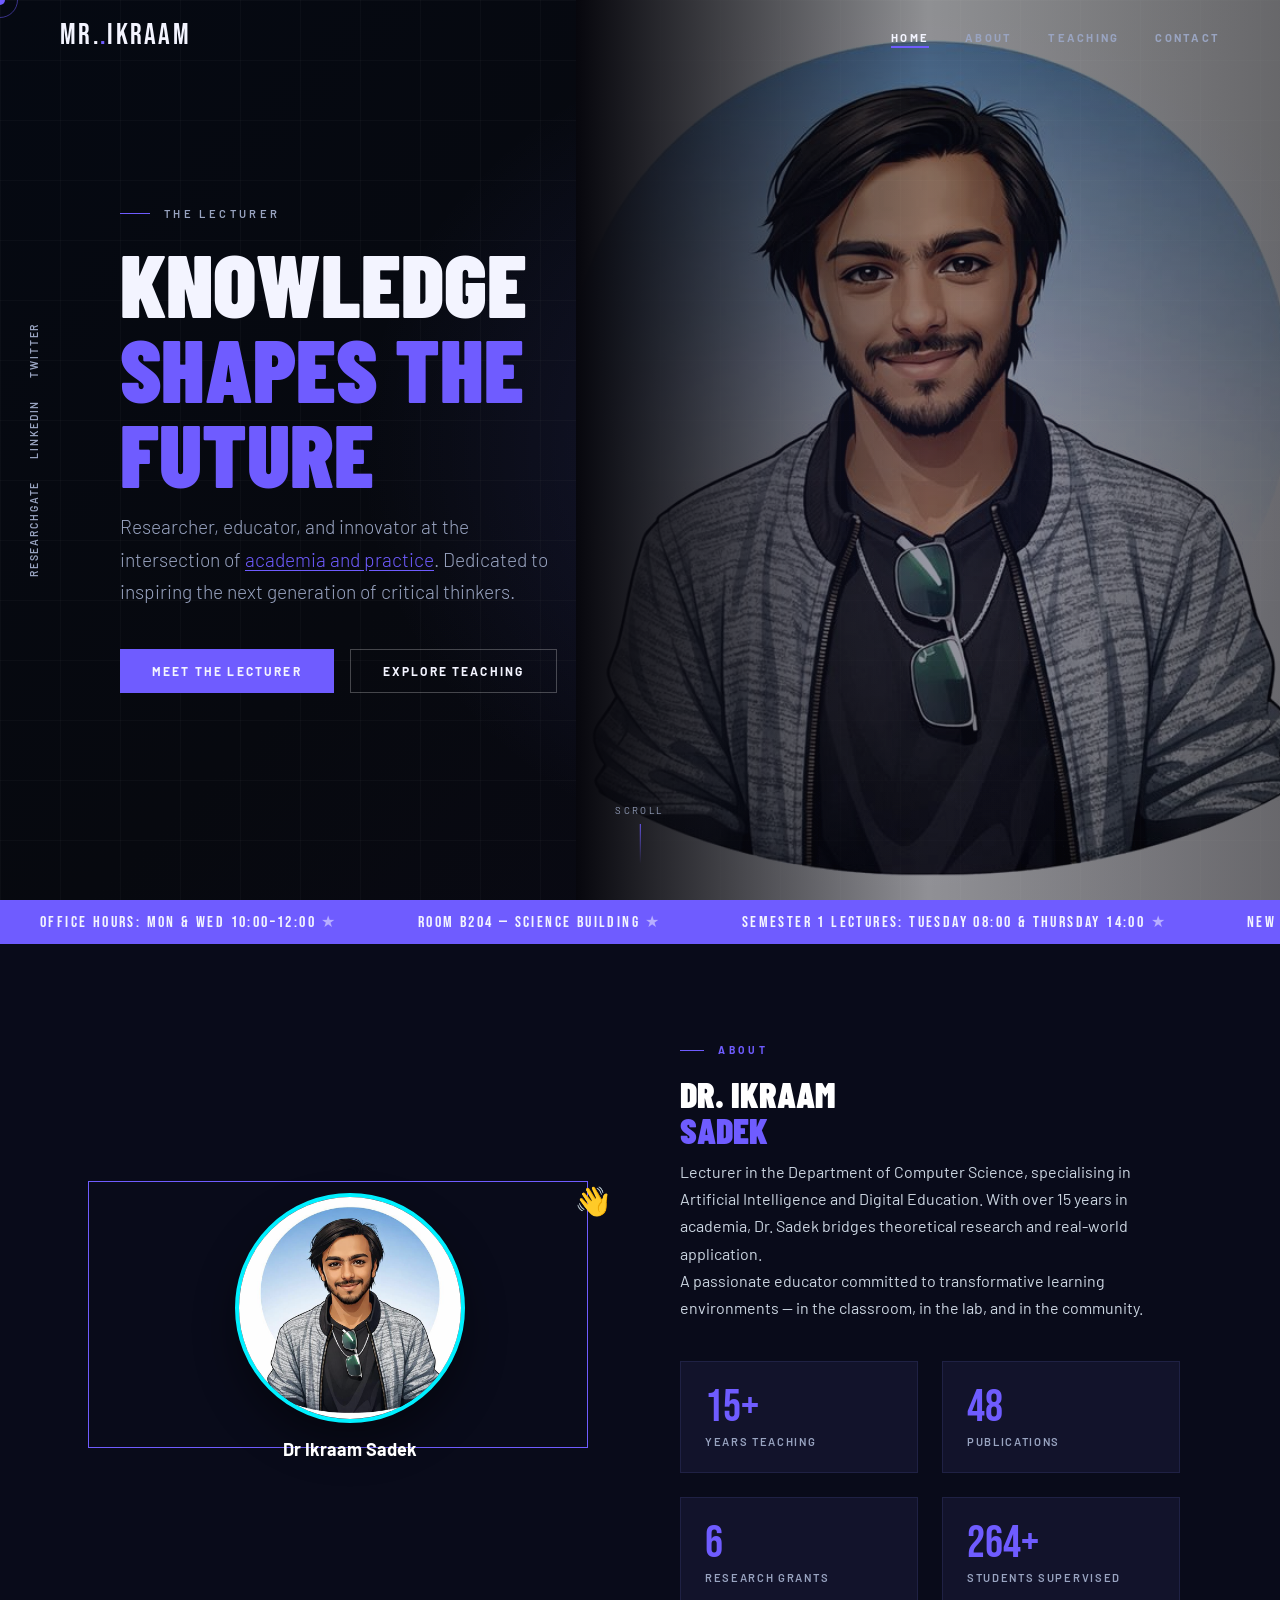
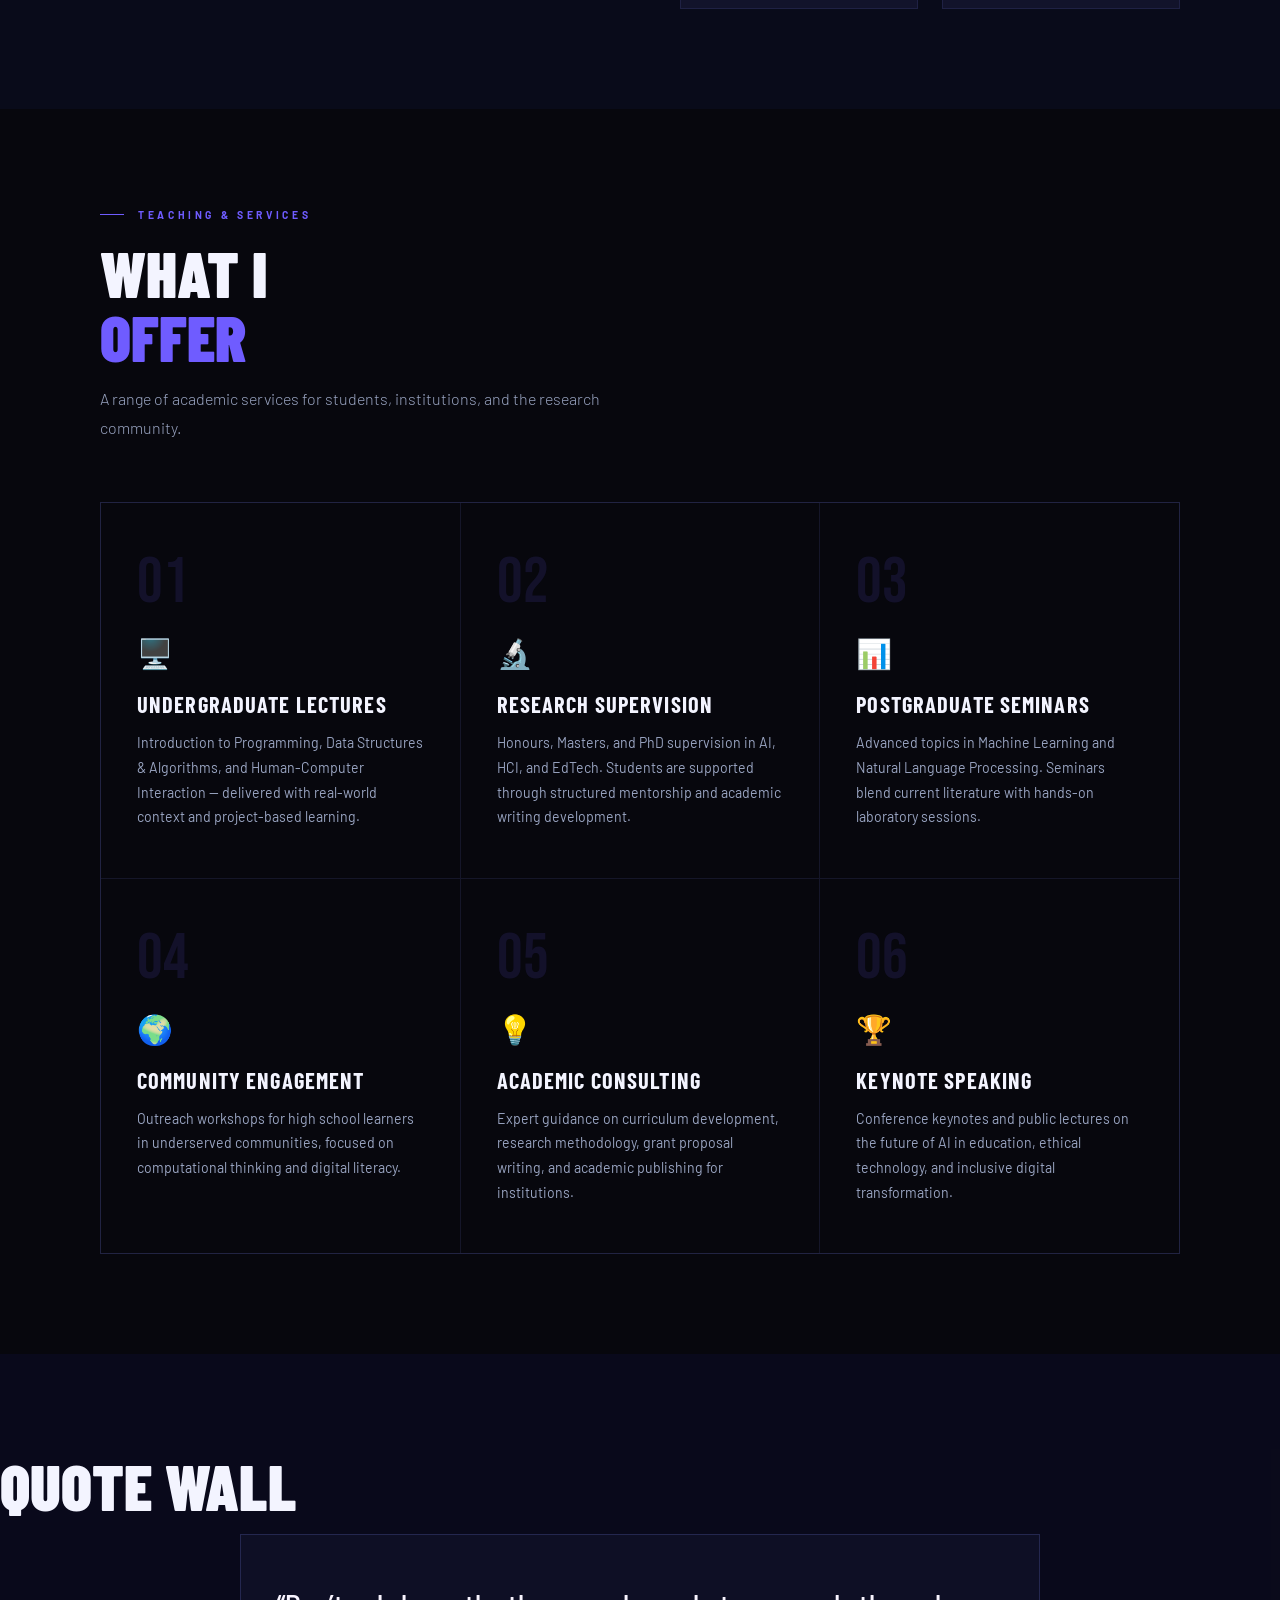
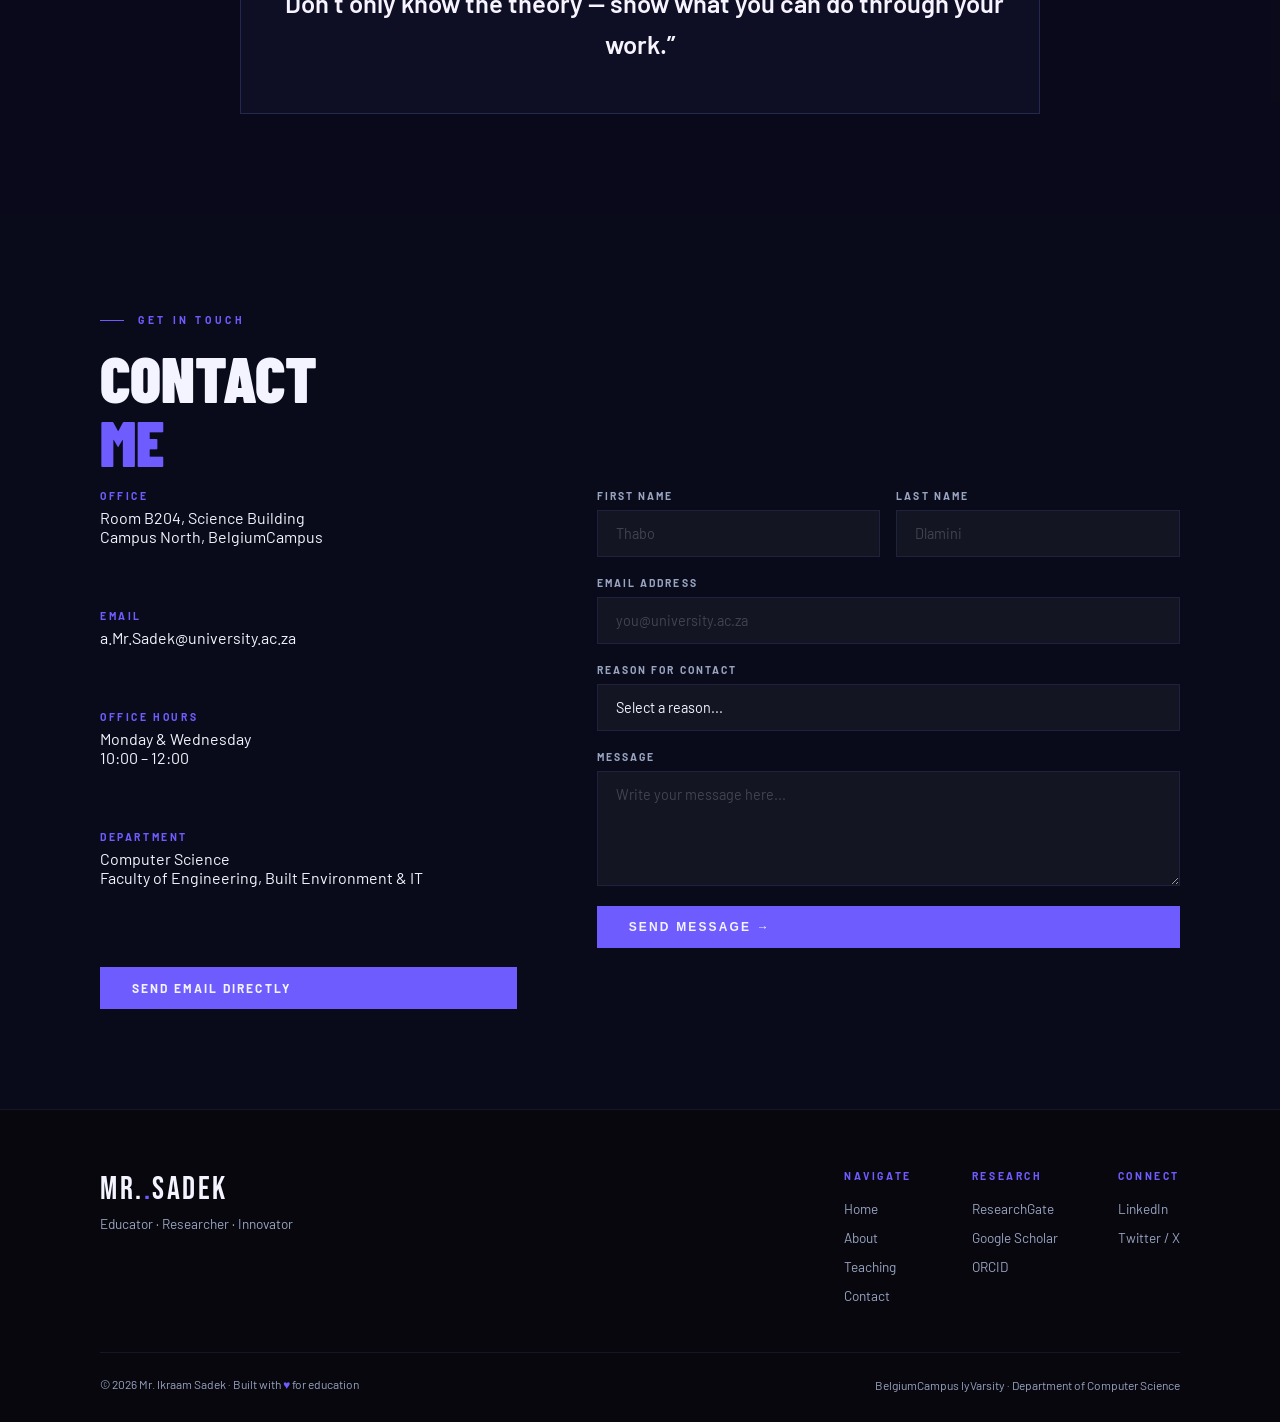
<file: ile261.html>
<!DOCTYPE html>
<html lang="en">
<head>
  <meta charset="UTF-8" />
  <meta name="viewport" content="width=device-width, initial-scale=1.0"/>
  <title>Mr. Ikraam Sadek| Lecturer</title>
  <link href="https://fonts.googleapis.com/css2?family=Bebas+Neue&family=Barlow:wght@300;400;600;700&family=Barlow+Condensed:wght@700;900&display=swap" rel="stylesheet"/>
  <style>
    /* ===== CSS VARIABLES ===== */
    :root {
      --black: #07070d;
      --dark: #090b1a;
      --card: #12132b;
      --accent: #6f5cff;
      --accent2: #4ea8ff;
      --white: #f3f4ff;
      --muted: #99a4c1;
      --border: rgba(126,135,242,0.12);
      --nav-height: 70px;
    }
 
    /* ===== RESET ===== */
    *, *::before, *::after { margin:0; padding:0; box-sizing:border-box; }
    html { scroll-behavior: smooth; }
    body {
      background: var(--black);
      color: var(--white);
      font-family: 'Barlow', sans-serif;
      overflow-x: hidden;
    }
    a { text-decoration: none; color: inherit; }
    img { max-width: 100%; display: block; }
    ul { list-style: none; }
 
    /* ===== SCROLLBAR ===== */
    ::-webkit-scrollbar { width: 4px; }
    ::-webkit-scrollbar-track { background: var(--black); }
    ::-webkit-scrollbar-thumb { background: var(--accent); border-radius: 2px; }
 
    /* ===== PRELOADER ===== */
    #preloader {
      position: fixed; inset: 0;
      background: var(--black);
      display: flex; align-items: center; justify-content: center;
      z-index: 9999;
      transition: opacity 0.6s ease, visibility 0.6s ease;
    }
    #preloader.hide { opacity: 0; visibility: hidden; }
    .loader-text {
      font-family: 'Bebas Neue', sans-serif;
      font-size: clamp(2rem, 6vw, 4rem);
      letter-spacing: 0.3em;
      color: var(--white);
      animation: pulse 1s ease-in-out infinite;
    }
    .loader-text span { color: var(--accent); }
    @keyframes pulse {
      0%,100% { opacity: 1; } 50% { opacity: 0.3; }
    }
 
    /* ===== CURSOR ===== */
    .cursor {
      width: 10px; height: 10px;
      background: var(--accent);
      border-radius: 50%;
      position: fixed;
      pointer-events: none;
      z-index: 8888;
      transition: transform 0.15s ease;
      transform: translate(-50%, -50%);
    }
    .cursor-ring {
      width: 36px; height: 36px;
      border: 1.5px solid var(--accent);
      border-radius: 50%;
      position: fixed;
      pointer-events: none;
      z-index: 8887;
      transition: transform 0.4s ease, width 0.3s, height 0.3s, opacity 0.3s;
      transform: translate(-50%, -50%);
      opacity: 0.5;
    }
    body:hover .cursor { opacity: 1; }
    @media (hover: none) { .cursor, .cursor-ring { display: none; } }
 
    /* ===== SIDEBAR SOCIAL (left) ===== */
    .sidebar-social {
      position: fixed;
      left: 28px;
      top: 50%;
      transform: translateY(-50%);
      display: flex;
      flex-direction: column;
      gap: 22px;
      z-index: 100;
    }
    .sidebar-social a {
      writing-mode: vertical-rl;
      text-orientation: mixed;
      transform: rotate(180deg);
      font-size: 0.65rem;
      font-weight: 600;
      letter-spacing: 0.18em;
      text-transform: uppercase;
      color: var(--muted);
      transition: color 0.3s;
      position: relative;
    }
    .sidebar-social a::before {
      content: '';
      position: absolute;
      bottom: -6px; left: 50%;
      transform: translateX(-50%);
      width: 1px; height: 0;
      background: var(--accent);
      transition: height 0.3s;
    }
    .sidebar-social a:hover { color: var(--accent); }
    .sidebar-social a:hover::before { height: 24px; }
    @media (max-width: 768px) { .sidebar-social { display: none; } }
 
    /* ===== NAVBAR ===== */
    nav {
      position: fixed;
      top: 0; left: 0; right: 0;
      height: var(--nav-height);
      display: flex;
      align-items: center;
      justify-content: space-between;
      padding: 0 60px;
      z-index: 500;
      transition: background 0.4s, box-shadow 0.4s;
    }
    nav.scrolled {
      background: rgba(10,10,10,0.96);
      box-shadow: 0 1px 0 var(--border);
      backdrop-filter: blur(12px);
    }
    .nav-logo {
      font-family: 'Bebas Neue', sans-serif;
      font-size: 1.8rem;
      letter-spacing: 0.08em;
    }
    .nav-logo span { color: var(--accent); }
    .nav-links {
      display: flex;
      gap: 36px;
    }
    .nav-links a {
      font-size: 0.7rem;
      font-weight: 700;
      letter-spacing: 0.2em;
      text-transform: uppercase;
      color: var(--muted);
      transition: color 0.3s;
      position: relative;
      padding-bottom: 4px;
    }
    .nav-links a::after {
      content: '';
      position: absolute;
      bottom: 0; left: 0;
      width: 0; height: 1.5px;
      background: var(--accent);
      transition: width 0.3s ease;
    }
    .nav-links a:hover { color: var(--white); }
    .nav-links a:hover::after { width: 100%; }
    /* Hamburger */
    .hamburger {
      display: none;
      flex-direction: column;
      gap: 5px;
      cursor: pointer;
      z-index: 600;
    }
    .hamburger span {
      display: block;
      width: 26px; height: 2px;
      background: var(--white);
      transition: all 0.3s;
      transform-origin: center;
    }
    .hamburger.open span:nth-child(1) { transform: translateY(7px) rotate(45deg); }
    .hamburger.open span:nth-child(2) { opacity: 0; }
    .hamburger.open span:nth-child(3) { transform: translateY(-7px) rotate(-45deg); }
    /* Mobile menu */
    .mobile-menu {
      display: none;
      position: fixed;
      inset: 0;
      background: rgba(10,10,10,0.98);
      flex-direction: column;
      align-items: center;
      justify-content: center;
      gap: 40px;
      z-index: 550;
    }
    .mobile-menu.open { display: flex; }
    .mobile-menu a {
      font-family: 'Bebas Neue', sans-serif;
      font-size: clamp(2.5rem, 8vw, 4.5rem);
      letter-spacing: 0.1em;
      color: var(--white);
      transition: color 0.3s;
    }
    .mobile-menu a:hover { color: var(--accent); }
    @media (max-width: 900px) {
      .nav-links { display: none; }
      .hamburger { display: flex; }
      nav { padding: 0 24px; }
    }
 
    /* ===== HERO ===== */
    #hero {
      position: relative;
      height: 100vh;
      min-height: 600px;
      display: flex;
      align-items: center;
      overflow: hidden;
    }
    .hero-bg {
      position: absolute;
      inset: 0;
      background: linear-gradient(135deg, #050912 0%, #07090f 45%, #0b0a17 100%);
    }
    .hero-bg::after {
      content: '';
      position: absolute;
      inset: 0;
      background: radial-gradient(ellipse 60% 70% at 70% 50%, rgba(110,110,255,0.18) 0%, transparent 70%);
    }
    /* Animated grid lines */
    .hero-grid {
      position: absolute;
      inset: 0;
      background-image:
        linear-gradient(rgba(255,255,255,0.025) 1px, transparent 1px),
        linear-gradient(90deg, rgba(255,255,255,0.025) 1px, transparent 1px);
      background-size: 60px 60px;
      animation: gridPan 20s linear infinite;
    }
    @keyframes gridPan {
      0% { background-position: 0 0; }
      100% { background-position: 60px 60px; }
    }
    /* Photo placeholder / actual image slot */
    .hero-photo {
      position: absolute;
      right: 0; top: 0; bottom: 0;
      width: 55%;
      overflow: hidden;
    }
    .hero-photo img {
      width: 100%; height: 100%;
      object-fit: cover;
      object-position: top center;
      opacity: 0.55;
      filter: grayscale(30%) contrast(1.1);
    }
    .hero-photo-overlay {
      position: absolute;
      inset: 0;
      background: linear-gradient(90deg, var(--black) 0%, transparent 50%, rgba(10,10,10,0.3) 100%);
    }
    .hero-content {
      position: relative;
      z-index: 2;
      padding-left: 120px;
      max-width: 640px;
    }
    .hero-eyebrow {
      display: flex;
      align-items: center;
      gap: 14px;
      font-size: 0.7rem;
      font-weight: 600;
      letter-spacing: 0.3em;
      text-transform: uppercase;
      color: var(--muted);
      margin-bottom: 20px;
      animation: fadeInUp 0.8s ease 0.3s both;
    }
    .hero-eyebrow::before {
      content: '';
      width: 30px; height: 1px;
      background: var(--accent);
    }
    .hero-title {
      font-family: 'Barlow Condensed', sans-serif;
      font-size: clamp(3.5rem, 7vw, 6.5rem);
      font-weight: 900;
      line-height: 0.95;
      text-transform: uppercase;
      margin-bottom: 16px;
      animation: fadeInUp 0.8s ease 0.5s both;
    }
    .hero-title .accent { color: var(--accent); display: block; }
    .hero-subtitle {
      font-size: clamp(1rem, 2vw, 1.2rem);
      font-weight: 300;
      color: var(--muted);
      line-height: 1.7;
      margin-bottom: 40px;
      max-width: 440px;
      animation: fadeInUp 0.8s ease 0.7s both;
    }
    .hero-subtitle a { color: var(--accent); text-decoration: underline; text-underline-offset: 3px; }
    .hero-cta {
      display: flex;
      gap: 16px;
      flex-wrap: wrap;
      animation: fadeInUp 0.8s ease 0.9s both;
    }
    .btn {
      display: inline-flex;
      align-items: center;
      gap: 10px;
      padding: 14px 32px;
      font-size: 0.75rem;
      font-weight: 700;
      letter-spacing: 0.18em;
      text-transform: uppercase;
      border: none;
      cursor: pointer;
      transition: all 0.3s ease;
      position: relative;
      overflow: hidden;
    }
    .btn::before {
      content: '';
      position: absolute;
      inset: 0;
      background: rgba(255,255,255,0.1);
      transform: translateX(-101%);
      transition: transform 0.3s ease;
    }
    .btn:hover::before { transform: translateX(0); }
    .btn-primary {
      background: var(--accent);
      color: var(--white);
    }
    .btn-primary:hover { background: var(--accent2); }
    .btn-ghost {
      background: transparent;
      color: var(--white);
      border: 1.5px solid rgba(255,255,255,0.25);
    }
    .btn-ghost:hover { border-color: var(--accent); color: var(--accent); }
    /* Scroll indicator */
    .scroll-indicator {
      position: absolute;
      bottom: 36px;
      left: 50%;
      transform: translateX(-50%);
      display: flex;
      flex-direction: column;
      align-items: center;
      gap: 8px;
      animation: fadeIn 1s ease 1.5s both;
    }
    .scroll-indicator span {
      font-size: 0.6rem;
      letter-spacing: 0.25em;
      text-transform: uppercase;
      color: var(--muted);
    }
    .scroll-arrow {
      width: 1px;
      height: 40px;
      background: linear-gradient(to bottom, var(--accent), transparent);
      animation: scrollBounce 1.5s ease infinite;
    }
    @keyframes scrollBounce {
      0%,100% { transform: scaleY(1); opacity: 1; }
      50% { transform: scaleY(0.6); opacity: 0.4; }
    }
    @media (max-width: 768px) {
      .hero-content { padding-left: 24px; padding-right: 24px; max-width: 100%; }
      .hero-photo { width: 100%; opacity: 0.25; }
    }
 
    /* ===== SECTION COMMON ===== */
    section { padding: 100px 0; }
    .section-inner { max-width: 1200px; margin: 0 auto; padding: 0 60px; }
    @media (max-width: 768px) { .section-inner { padding: 0 24px; } section { padding: 70px 0; } }
    .section-label {
      display: flex;
      align-items: center;
      gap: 14px;
      font-size: 0.65rem;
      font-weight: 700;
      letter-spacing: 0.35em;
      text-transform: uppercase;
      color: var(--accent);
      margin-bottom: 20px;
    }
    .section-label::before { content: ''; width: 24px; height: 1px; background: var(--accent); }
    .section-title {
      font-family: 'Barlow Condensed', sans-serif;
      font-size: clamp(2.5rem, 5vw, 4rem);
      font-weight: 900;
      text-transform: uppercase;
      line-height: 1;
      margin-bottom: 16px;
    }
    .section-title span { color: var(--accent); }
    .section-desc {
      color: var(--muted);
      font-size: 1rem;
      font-weight: 300;
      line-height: 1.8;
      max-width: 520px;
      margin-bottom: 60px;
    }
 
    /* ===== ABOUT ===== */
    #about { background: var(--dark); }
    .about-grid {
      display: grid;
      grid-template-columns: 1fr 1fr;
      gap: 80px;
      align-items: center;
    }
    .about-photo-wrap {
      position: relative;
    }
    .about-photo-wrap::before {
      content: '';
      position: absolute;
      top: -12px; left: -12px;
      right: 12px; bottom: 12px;
      border: 1.5px solid var(--accent);
      z-index: 0;
      transition: all 0.4s ease;
    }
    .about-photo-wrap:hover::before { top: -20px; left: -20px; }
    .about-photo-wrap img {
      position: relative;
      z-index: 1;
      width: 100%;
      aspect-ratio: 4/5;
      object-fit: cover;
      filter: grayscale(20%);
    }
    /* If no image — placeholder */
    .about-photo-placeholder {
      position: relative;
      z-index: 1;
      width: 100%;
      aspect-ratio: 4/5;
      background: linear-gradient(135deg, #1a0010, #2a0020);
      display: flex;
      align-items: center;
      justify-content: center;
    }
     /* Avatar container */
.avatar-container {
    text-align:center;
    position: relative;
}

.avatar {
    width: 230px;
    height: 230px;
    border-radius: 50%;
    overflow: hidden;
    animation: float 4s ease-in-out infinite;
    transition: 0.3s;
    box-shadow: 0 20px 40px rgba(0,0,0,0.4);
    cursor: pointer;
    border: 4px solid #00f0ff;
    display: block; 
    margin: 0 auto;
}

.avatar img {
    width:100%;
    height:100%;
    object-fit:cover;
}

/* floating animation */
@keyframes float {
    0% { transform: translateY(0px);}
    50% { transform: translateY(-12px);}
    100% { transform: translateY(0px);}
}

/* speech bubble */
.speech {
    position:absolute;
    top:-60px;
    left:50%;
    transform:translateX(-50%);
    color:var(--black);
    background:white;
    padding:10px 15px;
    border-radius:15px;
    font-size:14px;
    display:none;
    box-shadow:0 5px 15px rgba(0,0,0,0.3);
}

/* show speech on hover */
.avatar-container:hover .speech{
    display:block;
}
.avatar:hover{
    transform: scale(1.05);
    box-shadow:0 0 25px #00f0ff;
}

/* waving hand */
.wave {
    position:absolute;
    right:-10px;
    top:-10px;
    font-size:28px;
    animation: wave 2s infinite;
}

@keyframes wave {
    0% { transform: rotate(0deg);}
    25% { transform: rotate(20deg);}
    50% { transform: rotate(-10deg);}
    75% { transform: rotate(20deg);}
    100% { transform: rotate(0deg);}
}
/* text side */
.about-text{
    max-width:500px;
    color:white;
}

.about-text h2{
    font-size:36px;
    margin-bottom:10px;
}

.about-text p{
    line-height:1.7;
    color:#cbd5e1;
}
.name {
    color:white;
    margin-top:15px;
    font-size:18px;
    font-weight:bold;
}
    .about-photo-placeholder span {
      font-family: 'Bebas Neue', sans-serif;
      font-size: 8rem;
      color: rgba(111,92,255,0.3);
      letter-spacing: 0.05em;
    }
    .about-stats {
      display: grid;
      grid-template-columns: 1fr 1fr;
      gap: 24px;
      margin-top: 40px;
    }
    .stat-card {
      background: var(--card);
      border: 1px solid var(--border);
      padding: 24px;
      position: relative;
      overflow: hidden;
      transition: border-color 0.3s, transform 0.3s;
    }
    .stat-card::before {
      content: '';
      position: absolute;
      bottom: 0; left: 0;
      width: 0; height: 2px;
      background: var(--accent);
      transition: width 0.4s ease;
    }
    .stat-card:hover { border-color: rgba(111,92,255,0.4); transform: translateY(-4px); }
    .stat-card:hover::before { width: 100%; }
    .stat-num {
      font-family: 'Bebas Neue', sans-serif;
      font-size: 2.8rem;
      line-height: 1;
      color: var(--accent);
    }
    .stat-label {
      font-size: 0.7rem;
      font-weight: 600;
      letter-spacing: 0.15em;
      text-transform: uppercase;
      color: var(--muted);
      margin-top: 4px;
    }
    @media (max-width: 900px) {
      .about-grid { grid-template-columns: 1fr; gap: 40px; }
      .about-photo-wrap { max-width: 360px; margin: 0 auto; }
    }
 
    /* ===== SERVICES ===== */
    #services
    .services-grid {
      display: grid;
      grid-template-columns: repeat(3, 1fr);
      gap: 1px;
      border: 1px solid var(--border);
      background: var(--border);
      overflow: hidden;
    }
    .service-card {
      background: var(--black);
      padding: 48px 36px;
      position: relative;
      overflow: hidden;
      transition: background 0.4s;
      cursor: default;
    }
    .service-card::after {
      content: '';
      position: absolute;
      inset: 0;
      background: linear-gradient(135deg, rgba(78,168,255,0.10) 0%, transparent 60%);
      opacity: 0;
      transition: opacity 0.4s;
    }
    .service-card:hover { background: var(--card); }
    .service-card:hover::after { opacity: 1; }
    .service-num {
      font-family: 'Bebas Neue', sans-serif;
      font-size: 4rem;
      line-height: 1;
      color: rgba(111,92,255,0.12);
      margin-bottom: 20px;
      transition: color 0.4s;
    }
    .service-card:hover .service-num { color: rgba(111,92,255,0.35); }
    .service-icon {
      font-size: 1.8rem;
      margin-bottom: 20px;
      display: block;
    }
    .service-name {
      font-family: 'Barlow Condensed', sans-serif;
      font-size: 1.4rem;
      font-weight: 700;
      text-transform: uppercase;
      letter-spacing: 0.05em;
      margin-bottom: 14px;
    }
    .service-desc {
      font-size: 0.88rem;
      color: var(--muted);
      line-height: 1.75;
    }
    @media (max-width: 900px) { .services-grid { grid-template-columns: 1fr; } }
    @media (min-width: 901px) and (max-width: 1100px) { .services-grid { grid-template-columns: 1fr 1fr; } }
 
    /* ===== PUBLICATIONS / WORKS ===== */
    #works { background: var(--dark); }
    .works-list { display: flex; flex-direction: column; gap: 0; }
    .work-item {
      display: grid;
      grid-template-columns: 80px 1fr auto;
      align-items: center;
      gap: 32px;
      padding: 28px 0;
      border-bottom: 1px solid var(--border);
      transition: background 0.3s;
      position: relative;
      cursor: default;
    }
    .work-item::before {
      content: '';
      position: absolute;
      left: -60px; right: -60px;
      top: 0; bottom: 0;
      background: rgba(111,92,255,0.04);
      opacity: 0;
      transition: opacity 0.3s;
    }
    .work-item:hover::before { opacity: 1; }
    .work-year {
      font-family: 'Bebas Neue', sans-serif;
      font-size: 1rem;
      color: var(--accent);
      letter-spacing: 0.1em;
    }
    .work-info {
      display: flex;
      flex-direction: column;
      gap: 6px;
    }
    .work-title {
      font-weight: 600;
      font-size: 1rem;
      margin-bottom: 4px;
      transition: color 0.3s;
    }
    .work-item:hover .work-title { color: var(--accent); }
    .work-meta {
      font-size: 0.78rem;
      color: var(--muted);
      letter-spacing: 0.04em;
    }
    .work-tag {
      font-size: 0.65rem;
      font-weight: 700;
      letter-spacing: 0.15em;
      text-transform: uppercase;
      padding: 4px 12px;
      border: 1px solid var(--border);
      color: var(--muted);
      white-space: nowrap;
      transition: all 0.3s;
    }
    .work-item:hover .work-tag { border-color: var(--accent); color: var(--accent); }
    @media (max-width: 600px) {
      .work-item { grid-template-columns: 60px 1fr; }
      .work-tag { display: none; }
    }
 

 
    .alt-section {
      background: rgba(10, 10, 28, 0.95);
    }
    .quote-box {
      max-width: 800px;
      margin: 0 auto;
      text-align: center;
      padding: 48px 24px;
      border: 1px solid rgba(126,135,242,0.2);
      background: rgba(15, 16, 39, 0.88);
    }
    .quote {
      font-size: clamp(1.2rem, 2vw, 1.7rem);
      font-weight: 600;
      color: #f8f4ff;
      line-height: 1.6;
    }

    /* ===== CONTACT ===== */
    #contact { background: var(--dark); }
    .contact-grid {
      display: grid;
      grid-template-columns: 1fr 1.4fr;
      gap: 80px;
      align-items: start;
    }
    .contact-info {
      display: flex;
      flex-direction: column;
      gap: 32px;
    }
    .contact-detail {
      display: flex;
      flex-direction: column;
      gap: 6px;
      margin-bottom: 32px;
    }
    .contact-detail-label {
      font-size: 0.65rem;
      font-weight: 700;
      letter-spacing: 0.25em;
      text-transform: uppercase;
      color: var(--accent);
    }
    .contact-detail-value {
      font-size: 1rem;
      color: var(--white);
    }
    .contact-form { display: flex; flex-direction: column; gap: 20px; }
    .form-row { display: grid; grid-template-columns: 1fr 1fr; gap: 16px; }
    .form-group { display: flex; flex-direction: column; gap: 8px; }
    .form-group label {
      font-size: 0.65rem;
      font-weight: 700;
      letter-spacing: 0.2em;
      text-transform: uppercase;
      color: var(--muted);
    }
    .form-group input,
    .form-group select,
    .form-group textarea {
      background: rgba(255,255,255,0.04);
      border: 1px solid var(--border);
      color: var(--white);
      padding: 14px 18px;
      font-family: 'Barlow', sans-serif;
      font-size: 0.9rem;
      outline: none;
      transition: border-color 0.3s, background 0.3s;
      resize: vertical;
      appearance: none;
      -webkit-appearance: none;
    }
    .form-group input:focus,
    .form-group select:focus,
    .form-group textarea:focus {
      border-color: var(--accent);
      background: rgba(78,168,255,0.05);
    }
    .form-group input::placeholder,
    .form-group textarea::placeholder { color: rgba(255,255,255,0.2); }
    .form-group select option { background: var(--dark); }
    @media (max-width: 900px) {
      .contact-grid { grid-template-columns: 1fr; gap: 40px; }
      .form-row { grid-template-columns: 1fr; }
    }
 
    /* ===== OFFICE HOURS TICKER ===== */
    .ticker-wrap {
      background: var(--accent);
      overflow: hidden;
      padding: 12px 0;
    }
    .ticker {
      display: flex;
      gap: 0;
      animation: ticker 22s linear infinite;
      white-space: nowrap;
    }
    .ticker-item {
      font-family: 'Bebas Neue', sans-serif;
      font-size: 1rem;
      letter-spacing: 0.15em;
      padding: 0 40px;
      color: var(--white);
    }
    .ticker-item::after { content: ' ★ '; color: rgba(255,255,255,0.5); }
    @keyframes ticker {
      0% { transform: translateX(0); }
      100% { transform: translateX(-50%); }
    }
 
    /* ===== FOOTER ===== */
    footer {
      background: var(--black);
      border-top: 1px solid var(--border);
      padding: 60px 0 30px;
    }
    .footer-inner {
      max-width: 1200px;
      margin: 0 auto;
      padding: 0 60px;
    }
    .footer-top {
      display: flex;
      justify-content: space-between;
      align-items: flex-start;
      margin-bottom: 48px;
      flex-wrap: wrap;
      gap: 32px;
    }
    .footer-logo {
      font-family: 'Bebas Neue', sans-serif;
      font-size: 2rem;
      letter-spacing: 0.08em;
    }
    .footer-logo span { color: var(--accent); }
    .footer-tagline { color: var(--muted); font-size: 0.85rem; margin-top: 6px; }
    .footer-links {
      display: flex;
      gap: 60px;
      flex-wrap: wrap;
    }
    .footer-link-group h4 {
      font-size: 0.65rem;
      font-weight: 700;
      letter-spacing: 0.25em;
      text-transform: uppercase;
      color: var(--accent);
      margin-bottom: 16px;
    }
    .footer-link-group ul { display: flex; flex-direction: column; gap: 10px; }
    .footer-link-group ul a {
      font-size: 0.85rem;
      color: var(--muted);
      transition: color 0.3s;
    }
    .footer-link-group ul a:hover { color: var(--white); }
    .footer-bottom {
      border-top: 1px solid var(--border);
      padding-top: 24px;
      display: flex;
      justify-content: space-between;
      align-items: center;
      flex-wrap: wrap;
      gap: 12px;
    }
    .footer-copy { font-size: 0.75rem; color: var(--muted); }
    .footer-copy span { color: var(--accent); }
    @media (max-width: 768px) {
      .footer-inner { padding: 0 24px; }
      .footer-links { gap: 32px; }
    }
 
    /* ===== REVEAL ANIMATIONS ===== */
    .reveal {
      opacity: 0;
      transform: translateY(32px);
      transition: opacity 0.7s ease, transform 0.7s ease;
    }
    .reveal.visible { opacity: 1; transform: translateY(0); }
    .reveal-delay-1 { transition-delay: 0.1s; }
    .reveal-delay-2 { transition-delay: 0.2s; }
    .reveal-delay-3 { transition-delay: 0.3s; }
    .reveal-delay-4 { transition-delay: 0.4s; }
 
    /* ===== UTILITY ===== */
    @keyframes fadeIn { from { opacity: 0; } to { opacity: 1; } }
    @keyframes fadeInUp {
      from { opacity: 0; transform: translateY(24px); }
      to { opacity: 1; transform: translateY(0); }
    }
 
    /* === ACTIVE NAV === */
    .nav-links a.active { color: var(--white); }
    .nav-links a.active::after { width: 100%; }
 
    /* ===== TOAST ===== */
    .toast {
      position: fixed;
      bottom: 32px; right: 32px;
      background: var(--accent);
      color: var(--white);
      padding: 14px 28px;
      font-size: 0.8rem;
      font-weight: 700;
      letter-spacing: 0.1em;
      z-index: 9000;
      opacity: 0;
      transform: translateY(16px);
      transition: all 0.4s ease;
    }
    .toast.show { opacity: 1; transform: translateY(0); }
  </style>
</head>
<body>
 
<!-- PRELOADER -->
<div id="preloader">
  <div class="loader-text">Mr.<span>.</span>Ikraam</div>
</div>
 
<!-- CURSOR -->
<div class="cursor" id="cursor"></div>
<div class="cursor-ring" id="cursorRing"></div>
 
<!-- TOAST -->
<div class="toast" id="toast">Message sent! I'll be in touch.</div>
 
<!-- SIDEBAR SOCIAL -->
<div class="sidebar-social">
  <a href="https://twitter.com" target="_blank">Twitter</a>
  <a href="https://www.linkedin.com" target="_blank">LinkedIn</a>
  <a href="https://www.researchgate.net" target="_blank">ResearchGate</a>
</div>
 
<!-- MOBILE MENU -->
<div class="mobile-menu" id="mobileMenu">
  <a href="#hero" onclick="closeMobileMenu()">Home</a>
  <a href="#about" onclick="closeMobileMenu()">About</a>
  <a href="#services" onclick="closeMobileMenu()">Teaching</a>
  <a href="#contact" onclick="closeMobileMenu()">Contact</a>
</div>
 
<!-- NAVBAR -->
<nav id="navbar">
  <a href="#hero" class="nav-logo">Mr.<span>.</span>Ikraam</a>
  <ul class="nav-links">
    <li><a href="#hero" class="active">Home</a></li>
    <li><a href="#about">About</a></li>
    <li><a href="#services">Teaching</a></li>
    <li><a href="#contact">Contact</a></li>
  </ul>
  <div class="hamburger" id="hamburger" onclick="toggleMenu()">
    <span></span><span></span><span></span>
  </div>
</nav>
 
<!-- ========== HERO ========== -->
<section id="hero">
  <div class="hero-bg"></div>
  <div class="hero-grid"></div>
  <div class="hero-photo">
    <img src="image/avatar.jpg" alt="Mr. Ikraam Sadek"/>
    <div class="hero-photo-overlay"></div>
  </div>
  <div class="hero-content">
    <div class="hero-eyebrow">The Lecturer</div>
    <h1 class="hero-title">
      Knowledge<br>
      <span class="accent">Shapes The Future</span>
    </h1>
    <p class="hero-subtitle">
      Researcher, educator, and innovator at the intersection of <a href="#about">academia and practice</a>. Dedicated to inspiring the next generation of critical thinkers.
    </p>
    <div class="hero-cta">
      <a href="#about" class="btn btn-primary">Meet the Lecturer</a>
      <a href="#services" class="btn btn-ghost">Explore Teaching</a>
    </div>
  </div>
  <div class="scroll-indicator">
    <span>Scroll</span>
    <div class="scroll-arrow"></div>
  </div>
</section>
 
<!-- TICKER -->
<div class="ticker-wrap">
  <div class="ticker">
    <span class="ticker-item">Office Hours: Mon &amp; Wed 10:00–12:00</span>
    <span class="ticker-item">Room B204 — Science Building</span>
    <span class="ticker-item">Semester 1 Lectures: Tuesday 08:00 &amp; Thursday 14:00</span>
    <span class="ticker-item">New research paper published — details coming soon</span>
    <span class="ticker-item">Office Hours: Mon &amp; Wed 10:00–12:00</span>
    <span class="ticker-item">Room B204 — Science Building</span>
    <span class="ticker-item">Semester 1 Lectures: Tuesday 08:00 &amp; Thursday 14:00</span>
    <span class="ticker-item">New research paper published — details coming soon</span>
  </div>
</div>
 
<!-- ========== ABOUT ========== -->
<section id="about">
  <div class="section-inner">
    <div class="about-grid">

      <!-- LEFT SIDE (Avatar) -->
      <div class="about-photo-wrap reveal">

        <div class="avatar-container">

          <div class="speech">Hello students 👋</div>

          <div class="avatar">
            <img src="image/avatar.jpg" alt="Dr Ikraam Sadek">
          </div>

          <div class="wave">👋</div>

          <div class="name">Dr Ikraam Sadek</div>

        </div>

      </div>

      <!-- RIGHT SIDE (Text) -->
      <div class="about-text">
        <div class="section-label reveal">About</div>
        <h2 class="section-title reveal reveal-delay-1">
          Dr. Ikraam<br><span>Sadek</span>
        </h2>

        <p class="reveal reveal-delay-2">
          Lecturer in the Department of Computer Science, specialising in Artificial Intelligence and Digital Education. With over 15 years in academia, Dr. Sadek bridges theoretical research and real-world application.
        </p>

        <p class="reveal reveal-delay-3">
          A passionate educator committed to transformative learning environments — in the classroom, in the lab, and in the community.
        </p>

        <div class="about-stats reveal reveal-delay-4">
          <div class="stat-card">
            <div class="stat-num">15+</div>
            <div class="stat-label">Years Teaching</div>
          </div>

          <div class="stat-card">
            <div class="stat-num">48</div>
            <div class="stat-label">Publications</div>
          </div>

          <div class="stat-card">
            <div class="stat-num">6</div>
            <div class="stat-label">Research Grants</div>
          </div>

          <div class="stat-card">
            <div class="stat-num">320+</div>
            <div class="stat-label">Students Supervised</div>
          </div>
        </div>

      </div>

    </div>
  </div>
</section>
 
 
<!-- ========== SERVICES (TEACHING) ========== -->
<section id="services">
  <div class="section-inner">
    <div class="section-label reveal">Teaching &amp; Services</div>
    <h2 class="section-title reveal reveal-delay-1">What I<br><span>Offer</span></h2>
    <p class="section-desc reveal reveal-delay-2">A range of academic services for students, institutions, and the research community.</p>
  </div>
  <div class="section-inner" style="padding-top:0;">
    <div class="services-grid">
      <div class="service-card reveal">
        <div class="service-num">01</div>
        <span class="service-icon">🖥️</span>
        <div class="service-name">Undergraduate Lectures</div>
        <p class="service-desc">Introduction to Programming, Data Structures &amp; Algorithms, and Human-Computer Interaction — delivered with real-world context and project-based learning.</p>
      </div>
      <div class="service-card reveal reveal-delay-1">
        <div class="service-num">02</div>
        <span class="service-icon">🔬</span>
        <div class="service-name">Research Supervision</div>
        <p class="service-desc">Honours, Masters, and PhD supervision in AI, HCI, and EdTech. Students are supported through structured mentorship and academic writing development.</p>
      </div>
      <div class="service-card reveal reveal-delay-2">
        <div class="service-num">03</div>
        <span class="service-icon">📊</span>
        <div class="service-name">Postgraduate Seminars</div>
        <p class="service-desc">Advanced topics in Machine Learning and Natural Language Processing. Seminars blend current literature with hands-on laboratory sessions.</p>
      </div>
      <div class="service-card reveal reveal-delay-3">
        <div class="service-num">04</div>
        <span class="service-icon">🌍</span>
        <div class="service-name">Community Engagement</div>
        <p class="service-desc">Outreach workshops for high school learners in underserved communities, focused on computational thinking and digital literacy.</p>
      </div>
      <div class="service-card reveal reveal-delay-4">
        <div class="service-num">05</div>
        <span class="service-icon">💡</span>
        <div class="service-name">Academic Consulting</div>
        <p class="service-desc">Expert guidance on curriculum development, research methodology, grant proposal writing, and academic publishing for institutions.</p>
      </div>
      <div class="service-card reveal reveal-delay-4">
        <div class="service-num">06</div>
        <span class="service-icon">🏆</span>
        <div class="service-name">Keynote Speaking</div>
        <p class="service-desc">Conference keynotes and public lectures on the future of AI in education, ethical technology, and inclusive digital transformation.</p>
      </div>
    </div>
  </div>
</section>
 
 
<!-- Quote Wall Section -->
<section class="section alt-section" id="quotes">
  <div class="container">
    <h2 class="section-title reveal">Quote Wall</h2>
    <div class="quote-box reveal">
      <p class="quote" id="rotating-quote">“Don’t only know the theory — show what you can do through your work.”</p>
    </div>
  </div>
</section>
 
<!-- ========== CONTACT ========== -->
<section id="contact">
  <div class="section-inner">
    <div class="section-label reveal">Get In Touch</div>
    <h2 class="section-title reveal reveal-delay-1">Contact<br><span>Me</span></h2>
    <div class="contact-grid">
      <div class="contact-info reveal reveal-delay-2">
        <div class="contact-detail">
          <span class="contact-detail-label">Office</span>
          <span class="contact-detail-value">Room B204, Science Building<br>Campus North, BelgiumCampus</span>
        </div>
        <div class="contact-detail">
          <span class="contact-detail-label">Email</span>
          <span class="contact-detail-value">a.Mr.Sadek@university.ac.za</span>
        </div>
        <div class="contact-detail">
          <span class="contact-detail-label">Office Hours</span>
          <span class="contact-detail-value">Monday &amp; Wednesday<br>10:00 – 12:00</span>
        </div>
        <div class="contact-detail">
          <span class="contact-detail-label">Department</span>
          <span class="contact-detail-value">Computer Science<br>Faculty of Engineering, Built Environment &amp; IT</span>
        </div>
        <a href="mailto:a.mokoena@university.ac.za" class="btn btn-primary" style="margin-top:16px;">
          Send Email Directly
        </a>
      </div>
      <div class="contact-form-wrap reveal reveal-delay-3">
        <form class="contact-form" id="contactForm">
          <div class="form-row">
            <div class="form-group">
              <label>First Name</label>
              <input type="text" placeholder="Thabo" required/>
            </div>
            <div class="form-group">
              <label>Last Name</label>
              <input type="text" placeholder="Dlamini" required/>
            </div>
          </div>
          <div class="form-group">
            <label>Email Address</label>
            <input type="email" placeholder="you@university.ac.za" required/>
          </div>
          <div class="form-group">
            <label>Reason for Contact</label>
            <select>
              <option value="">Select a reason...</option>
              <option>Academic enquiry</option>
              <option>Research collaboration</option>
              <option>Supervision request</option>
              <option>Speaking invitation</option>
              <option>Other</option>
            </select>
          </div>
          <div class="form-group">
            <label>Message</label>
            <textarea rows="5" placeholder="Write your message here..."></textarea>
          </div>
          <button type="submit" class="btn btn-primary">Send Message →</button>
        </form>
      </div>
    </div>
  </div>
</section>
 
<!-- ========== FOOTER ========== -->
<footer>
  <div class="footer-inner">
    <div class="footer-top">
      <div>
        <div class="footer-logo">Mr.<span>.</span>Sadek</div>
        <div class="footer-tagline">Educator · Researcher · Innovator</div>
      </div>
      <div class="footer-links">
        <div class="footer-link-group">
          <h4>Navigate</h4>
          <ul>
            <li><a href="#hero">Home</a></li>
            <li><a href="#about">About</a></li>
            <li><a href="#services">Teaching</a></li>
            <li><a href="#contact">Contact</a></li>
          </ul>
        </div>
        <div class="footer-link-group">
          <h4>Research</h4>
          <ul>
            <li><a href="https://www.researchgate.net" target="_blank">ResearchGate</a></li>
            <li><a href="https://scholar.google.com" target="_blank">Google Scholar</a></li>
            <li><a href="https://orcid.org" target="_blank">ORCID</a></li>
          </ul>
        </div>
        <div class="footer-link-group">
          <h4>Connect</h4>
          <ul>
            <li><a href="https://www.linkedin.com" target="_blank">LinkedIn</a></li>
            <li><a href="https://twitter.com" target="_blank">Twitter / X</a></li>
          </ul>
        </div>
      </div>
    </div>
    <div class="footer-bottom">
      <div class="footer-copy">© 2026 Mr. Ikraam Sadek · Built with <span>♥</span> for education</div>
      <div class="footer-copy">BelgiumCampus IyVarsity · Department of Computer Science</div>
    </div>
  </div>
</footer>
 

<script>
  // ===== PRELOADER =====
  window.addEventListener('load', () => {
    setTimeout(() => {
      document.getElementById('preloader').classList.add('hide');
    }, 1200);
  });
 
  // ===== CUSTOM CURSOR =====
  const cursor = document.getElementById('cursor');
  const ring = document.getElementById('cursorRing');
  let mx = 0, my = 0, rx = 0, ry = 0;
  document.addEventListener('mousemove', e => {
    mx = e.clientX; my = e.clientY;
    cursor.style.left = mx + 'px';
    cursor.style.top = my + 'px';
  });
  function animateRing() {
    rx += (mx - rx) * 0.12;
    ry += (my - ry) * 0.12;
    ring.style.left = rx + 'px';
    ring.style.top = ry + 'px';
    requestAnimationFrame(animateRing);
  }
  animateRing();
  document.querySelectorAll('a, button, .service-card, .stat-card').forEach(el => {
    el.addEventListener('mouseenter', () => {
      ring.style.width = '60px'; ring.style.height = '60px'; ring.style.opacity = '0.8';
    });
    el.addEventListener('mouseleave', () => {
      ring.style.width = '36px'; ring.style.height = '36px'; ring.style.opacity = '0.5';
    });
  });
 
  // ===== NAVBAR SCROLL =====
  const navbar = document.getElementById('navbar');
  window.addEventListener('scroll', () => {
    navbar.classList.toggle('scrolled', window.scrollY > 40);
    updateActiveNav();
  });
 
  // ===== ACTIVE NAV =====
  function updateActiveNav() {
    const sections = document.querySelectorAll('section[id]');
    let current = '';
    sections.forEach(s => {
      if (window.scrollY >= s.offsetTop - 100) current = s.id;
    });
    document.querySelectorAll('.nav-links a').forEach(a => {
      a.classList.toggle('active', a.getAttribute('href') === '#' + current);
    });
  }
 
  // ===== MOBILE MENU =====
  function toggleMenu() {
    const h = document.getElementById('hamburger');
    const m = document.getElementById('mobileMenu');
    h.classList.toggle('open');
    m.classList.toggle('open');
  }
  function closeMobileMenu() {
    document.getElementById('hamburger').classList.remove('open');
    document.getElementById('mobileMenu').classList.remove('open');
  }
 
  // ===== REVEAL ON SCROLL =====
  const revealObserver = new IntersectionObserver(entries => {
    entries.forEach(e => {
      if (e.isIntersecting) { e.target.classList.add('visible'); }
    });
  }, { threshold: 0.12 });
  document.querySelectorAll('.reveal').forEach(el => revealObserver.observe(el));
 
  // ===== CONTACT FORM =====
  document.getElementById('contactForm').addEventListener('submit', e => {
    e.preventDefault();
    const toast = document.getElementById('toast');
    toast.classList.add('show');
    setTimeout(() => toast.classList.remove('show'), 3500);
    e.target.reset();
  });
 
  // ===== COUNTER ANIMATION =====
  function animateCounter(el, target) {
    let count = 0;
    const step = Math.ceil(target / 40);
    const interval = setInterval(() => {
      count += step;
      if (count >= target) { count = target; clearInterval(interval); }
      el.textContent = count + (el.dataset.suffix || '');
    }, 35);
  }
  const statsObserver = new IntersectionObserver(entries => {
    entries.forEach(e => {
      if (e.isIntersecting) {
        const num = e.target.querySelector('.stat-num');
        if (num && !num.dataset.animated) {
          num.dataset.animated = '1';
          const raw = num.textContent.replace(/[^0-9]/g, '');
          const suffix = num.textContent.replace(/[0-9]/g, '');
          num.dataset.suffix = suffix;
          animateCounter(num, parseInt(raw));
        }
      }
    });
  }, { threshold: 0.5 });
  document.querySelectorAll('.stat-card').forEach(c => statsObserver.observe(c));
</script>
</body>
</html>
</file>
